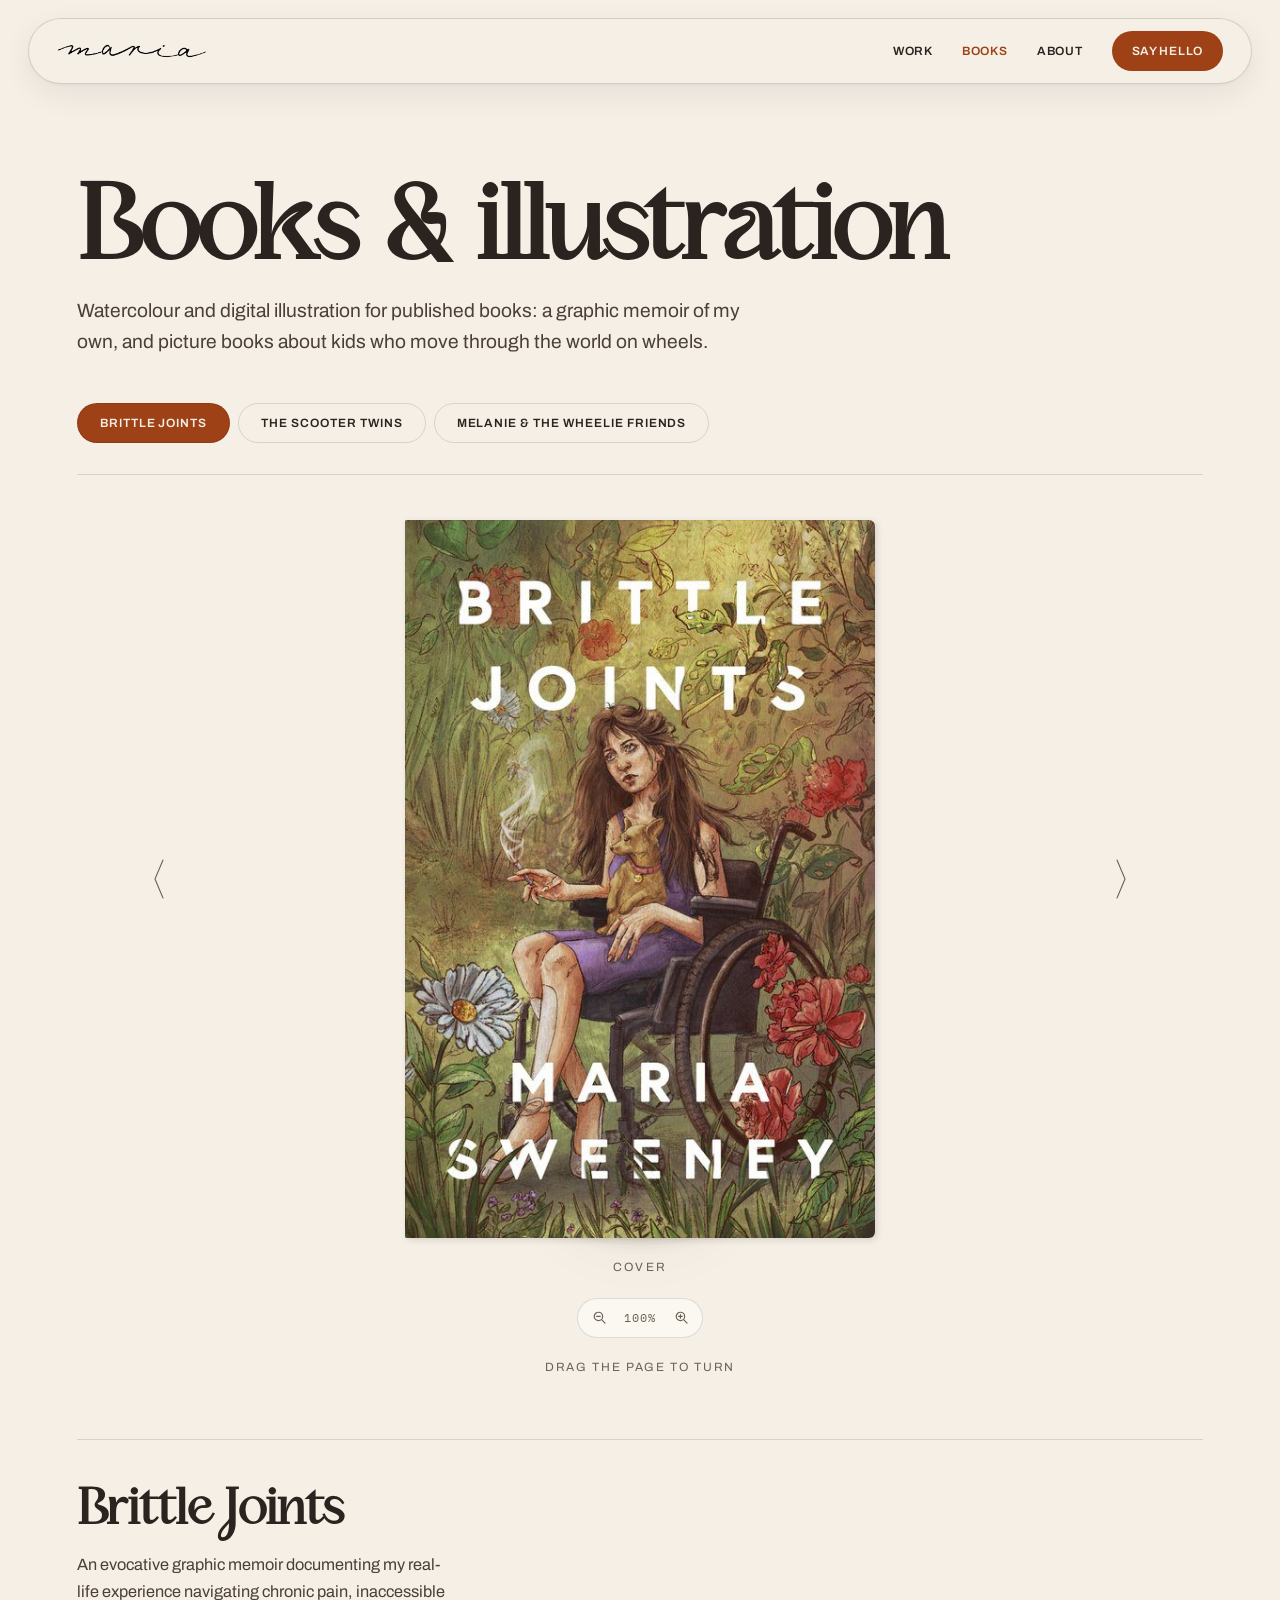
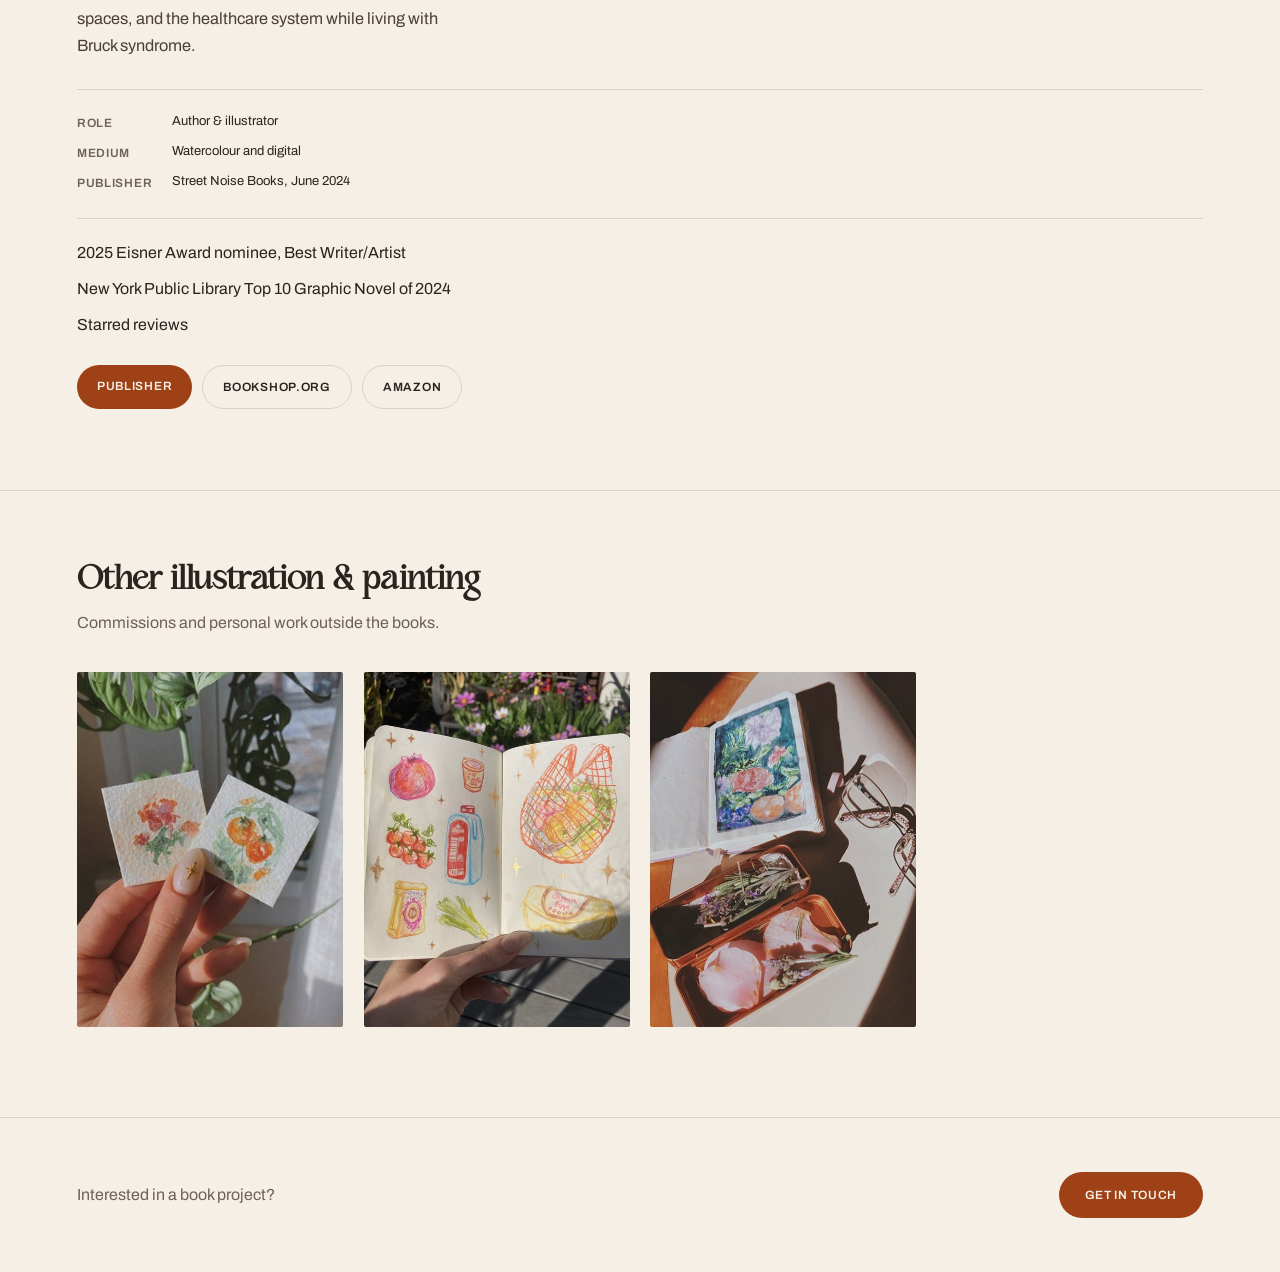
<file: books.html>
<!DOCTYPE html>
<html lang="en">
<head>
  <meta charset="utf-8">
  <meta name="viewport" content="width=device-width, initial-scale=1">
  <title>Books &amp; illustration · Maria Sweeney</title>
  <meta name="description" content="Watercolour and digital illustration for published books: the graphic memoir Brittle Joints and the Scooter Twins picture books.">
  <link rel="icon" href="data:image/svg+xml,%3Csvg xmlns='http://www.w3.org/2000/svg' viewBox='0 0 200 200'%3E%3Crect width='200' height='200' rx='40' fill='%23F5EFE6'/%3E%3Ctext x='100' y='136' font-family='serif' font-size='120' fill='%23C1521E' text-anchor='middle'%3EM%3C/text%3E%3C/svg%3E">
  <link rel="preconnect" href="https://fonts.googleapis.com">
  <link rel="preconnect" href="https://fonts.gstatic.com" crossorigin>
  <link rel="stylesheet" href="https://fonts.googleapis.com/css2?family=Archivo:ital,wght@0,400..700;1,400..700&family=IBM+Plex+Mono:wght@400;500;600&display=swap">
  <link rel="stylesheet" href="css/tokens.css">
  <link rel="stylesheet" href="css/base.css">
  <link rel="stylesheet" href="css/books.css">
  <script src="js/books.js" defer></script>
</head>
<body>
<div id="bk">
  <a class="skip-link" href="#bk-main">Skip to content</a>

  <header class="bk-header">
    <a class="bk-home" href="index.html#pf-hero" aria-label="Maria, home"><img class="bk-mark" src="assets/img/maria-script.png" alt="Maria" width="150" height="15"></a>
    <nav class="bk-links" aria-label="Primary">
      <a href="index.html#pf-work">Work</a>
      <a href="#bk-top" aria-current="page">Books</a>
      <a href="index.html#pf-about">About</a>
      <a class="btn-accent btn-nav press" href="index.html#pf-contact">Say hello</a>
    </nav>
    <!-- Mobile menu: <details> opens and closes with no JavaScript at all -->
    <details class="bk-menu">
      <summary aria-label="Menu">
        <svg width="18" height="18" viewBox="0 0 24 24" fill="none" stroke="currentColor" stroke-width="2" stroke-linecap="round" aria-hidden="true">
          <path class="bar-top" d="M4 7h16"></path>
          <path class="bar-bot" d="M4 17h16"></path>
        </svg>
      </summary>
      <nav class="bk-menu-panel" aria-label="Mobile">
        <a href="index.html#pf-work">Work</a>
        <a href="#bk-top" aria-current="page">Books</a>
        <a href="index.html#pf-about">About</a>
        <a class="menu-cta press" href="index.html#pf-contact">Say hello</a>
      </nav>
    </details>
  </header>

  <main id="bk-main" tabindex="-1">
    <section id="bk-top" class="bk-intro">
      <h1>Books &amp; illustration</h1>
      <p>Watercolour and digital illustration for published books: a graphic memoir of my own, and picture books about kids who move through the world on wheels.</p>
    </section>

    <section class="bk-band">
      <div class="bk-tabs" role="tablist" aria-label="Books">
        <button type="button" role="tab" class="bk-tab press" id="bk-tab-0" aria-controls="bk-panel-0" aria-selected="true" tabindex="0">Brittle Joints</button>
        <button type="button" role="tab" class="bk-tab press" id="bk-tab-1" aria-controls="bk-panel-1" aria-selected="false" tabindex="-1">The Scooter Twins</button>
        <button type="button" role="tab" class="bk-tab press" id="bk-tab-2" aria-controls="bk-panel-2" aria-selected="false" tabindex="-1">Melanie &amp; the Wheelie Friends</button>
      </div>
    </section>

    <!-- ============ Brittle Joints: the flipbook ============ -->
    <section class="bk-panel" role="tabpanel" id="bk-panel-0" aria-labelledby="bk-tab-0">
      <div class="flip">
        <div class="sb-stage" data-stage>
          <button type="button" class="sb-arrow" data-arrow="prev" aria-label="Previous page">
            <svg viewBox="0 0 14 44" width="14" height="44" fill="none" aria-hidden="true"><polyline points="11,3 3,22 11,41" stroke="currentColor" stroke-width="1.1" stroke-linecap="round" stroke-linejoin="round"></polyline></svg>
          </button>
          <div class="sb-3d" data-3d>
            <div class="sb-tilt">
              <div class="sb-book" data-book></div>
              <div class="sb-cast ambient" aria-hidden="true"></div>
              <div class="sb-cast contact" aria-hidden="true"></div>
              <div class="sb-cast hair" aria-hidden="true"></div>
            </div>
          </div>
          <button type="button" class="sb-arrow" data-arrow="next" aria-label="Next page">
            <svg viewBox="0 0 14 44" width="14" height="44" fill="none" aria-hidden="true"><polyline points="3,3 11,22 3,41" stroke="currentColor" stroke-width="1.1" stroke-linecap="round" stroke-linejoin="round"></polyline></svg>
          </button>
        </div>

        <div class="sb-captions" data-captions></div>
        <span class="sr-only" data-live role="status"></span>

        <div class="view-controls" role="group" aria-label="View controls">
          <button type="button" data-tool="out" aria-label="Zoom out">
            <svg viewBox="0 0 20 20" width="15" height="15" fill="none" stroke="currentColor" stroke-width="1.6" stroke-linecap="round" aria-hidden="true"><circle cx="8.6" cy="8.6" r="5.6"></circle><path d="M12.8 12.8 17.4 17.4M6.2 8.6h4.8"></path></svg>
          </button>
          <span data-zread aria-live="polite">100%</span>
          <button type="button" data-tool="in" aria-label="Zoom in">
            <svg viewBox="0 0 20 20" width="15" height="15" fill="none" stroke="currentColor" stroke-width="1.6" stroke-linecap="round" aria-hidden="true"><circle cx="8.6" cy="8.6" r="5.6"></circle><path d="M12.8 12.8 17.4 17.4M6.2 8.6h4.8M8.6 6.2v4.8"></path></svg>
          </button>
        </div>

        <p class="flip-hint" data-hint>Drag the page to turn</p>
      </div>

      <div class="bk-facts-wrap">
        <div class="bk-facts">
          <h2>Brittle Joints</h2>
          <p class="bk-desc">An evocative graphic memoir documenting my real-life experience navigating chronic pain, inaccessible spaces, and the healthcare system while living with Bruck syndrome.</p>
          <dl>
            <dt>Role</dt><dd>Author &amp; illustrator</dd>
            <dt>Medium</dt><dd>Watercolour and digital</dd>
            <dt>Publisher</dt><dd>Street Noise Books, June 2024</dd>
          </dl>
          <ul class="bk-awards">
            <li>2025 Eisner Award nominee, Best Writer/Artist</li>
            <li>New York Public Library Top 10 Graphic Novel of 2024</li>
            <li>Starred reviews</li>
          </ul>
          <div class="bk-buy">
            <a class="btn-accent press" href="https://www.streetnoisebooks.com/brittle-joints" target="_blank" rel="noopener" aria-label="Brittle Joints at the publisher (opens in new tab)">Publisher</a>
            <a class="btn-line press" href="https://bookshop.org/p/books/brittle-joints/19682523?ean=9781951491260" target="_blank" rel="noopener" aria-label="Brittle Joints on Bookshop.org (opens in new tab)">Bookshop.org</a>
            <a class="btn-line press" href="https://www.amazon.com/Brittle-Joints-Maria-Sweeney/dp/1951491262" target="_blank" rel="noopener" aria-label="Brittle Joints on Amazon (opens in new tab)">Amazon</a>
          </div>
        </div>
      </div>
    </section>

    <!-- ============ The Scooter Twins ============ -->
    <section class="bk-panel" role="tabpanel" id="bk-panel-1" aria-labelledby="bk-tab-1" hidden>
      <div class="bk-grid">
        <div>
          <img class="bk-feature" loading="lazy" decoding="async" src="assets/img/books/scooter-twins-spread.jpg" width="2000" height="1762" alt="The Scooter Twins interior spread: a construction crew works outside a bakery while a girl watches from a balcony">
          <p class="bk-label">Interior spread · watercolour and digital</p>
          <div class="bk-thumbs">
            <img loading="lazy" decoding="async" src="assets/img/books/scooter-twins-cover.jpg" alt="The Scooter Twins cover: two kids face to face, with two mobility scooters in the field behind them">
          </div>
        </div>
        <div class="bk-facts bk-facts--sticky">
          <h2>The Scooter Twins</h2>
          <p class="bk-series">The Scooter Twins series · Book one</p>
          <p class="bk-desc">Written by disability advocate and mobility scooter user Dorothy Ellen Palmer, and illustrated by Maria Sweeney, The Scooter Twins is a story that shares the joys and challenges of disabled childhood, and offers many kids who get new wheels the opportunity to find themselves in the pages of a book.</p>
          <dl>
            <dt>Role</dt><dd>Illustrator · words by Dorothy Ellen Palmer</dd>
            <dt>Medium</dt><dd>Watercolour and digital</dd>
            <dt>Publisher</dt><dd>Groundwood Books, 2023</dd>
          </dl>
          <ul class="bk-awards"><li>Hamilton Literary Awards, 2025</li></ul>
          <div class="bk-buy">
            <a class="btn-accent press" href="https://houseofanansi.com/products/the-scooter-twins" target="_blank" rel="noopener" aria-label="The Scooter Twins at the publisher (opens in new tab)">Publisher</a>
            <a class="btn-line press" href="https://bookshop.org/p/books/the-scooter-twins-dorothy-ellen-palmer/3438ce8eff1d4a6e?ean=9781773066295&amp;affiliate=126994" target="_blank" rel="noopener" aria-label="The Scooter Twins on Bookshop.org (opens in new tab)">Bookshop.org</a>
            <a class="btn-line press" href="https://www.amazon.com/Scooter-Twins-Dorothy-Ellen-Palmer/dp/1773066293" target="_blank" rel="noopener" aria-label="The Scooter Twins on Amazon (opens in new tab)">Amazon</a>
          </div>
        </div>
      </div>
    </section>

    <!-- ============ Melanie and the Wheelie Friends ============ -->
    <section class="bk-panel" role="tabpanel" id="bk-panel-2" aria-labelledby="bk-tab-2" hidden>
      <div class="bk-grid">
        <div class="bk-cover-col">
          <img class="bk-feature bk-feature--cover" loading="lazy" decoding="async" src="assets/img/books/wheelie-friends-cover.jpg" width="1024" height="924" alt="Melanie and the Wheelie Friends Save the Day, cover: five kids on mobility scooters">
          <span class="bk-badge">Forthcoming 2026</span>
          <p class="bk-label">Cover · watercolour and digital</p>
        </div>
        <div class="bk-facts">
          <h2>Melanie and the Wheelie Friends Save the Day</h2>
          <p class="bk-series">The Scooter Twins series · Book two</p>
          <p class="bk-desc">The second book in the series, out in 2026. A first look at the interior spreads.</p>
          <dl>
            <dt>Role</dt><dd>Illustrator · words by Dorothy Ellen Palmer</dd>
            <dt>Medium</dt><dd>Watercolour and digital</dd>
            <dt>Publisher</dt><dd>Groundwood Books, 2026</dd>
          </dl>
          <div class="bk-buy">
            <a class="btn-accent press" href="https://bookshop.org/p/books/melanie-and-the-wheelie-friends-save-the-day-dorothy-ellen-palmer/752ba6d6d29be8a1?ean=9781779460578&amp;affiliate=126994" target="_blank" rel="noopener" aria-label="Melanie and the Wheelie Friends on Bookshop.org (opens in new tab)">Bookshop.org</a>
            <a class="btn-line press" href="https://www.amazon.com/s?k=9781779460578" target="_blank" rel="noopener" aria-label="Melanie and the Wheelie Friends on Amazon (opens in new tab)">Amazon</a>
            <a class="btn-line press" href="https://www.amazon.com/dp/B0GKB4HXGK" target="_blank" rel="noopener" aria-label="Melanie and the Wheelie Friends on Kindle (opens in new tab)">Kindle</a>
          </div>
        </div>
      </div>
    </section>

    <section class="bk-other">
      <h2>Other illustration &amp; painting</h2>
      <p>Commissions and personal work outside the books.</p>
      <div class="bk-gallery">
        <figure><img loading="lazy" decoding="async" src="assets/img/books/painted-cards.jpg" alt="Two small painted cards of flowers and fruit, held up against houseplants"></figure>
        <figure><img loading="lazy" decoding="async" src="assets/img/polaroids/watercolour.jpg" alt="An open sketchbook of watercolour studies: fruit, a jar and a basket of flowers"></figure>
        <figure><img loading="lazy" decoding="async" src="assets/img/polaroids/desk.jpg" alt="A botanical painting on the desk beside glasses and a tin of pressed flowers"></figure>
      </div>
    </section>
  </main>

  <footer class="bk-footer">
    <p>Interested in a book project?</p>
    <a class="btn-accent btn-big press" href="index.html#pf-contact">Get in touch</a>
  </footer>
</div>
</body>
</html>
</file>
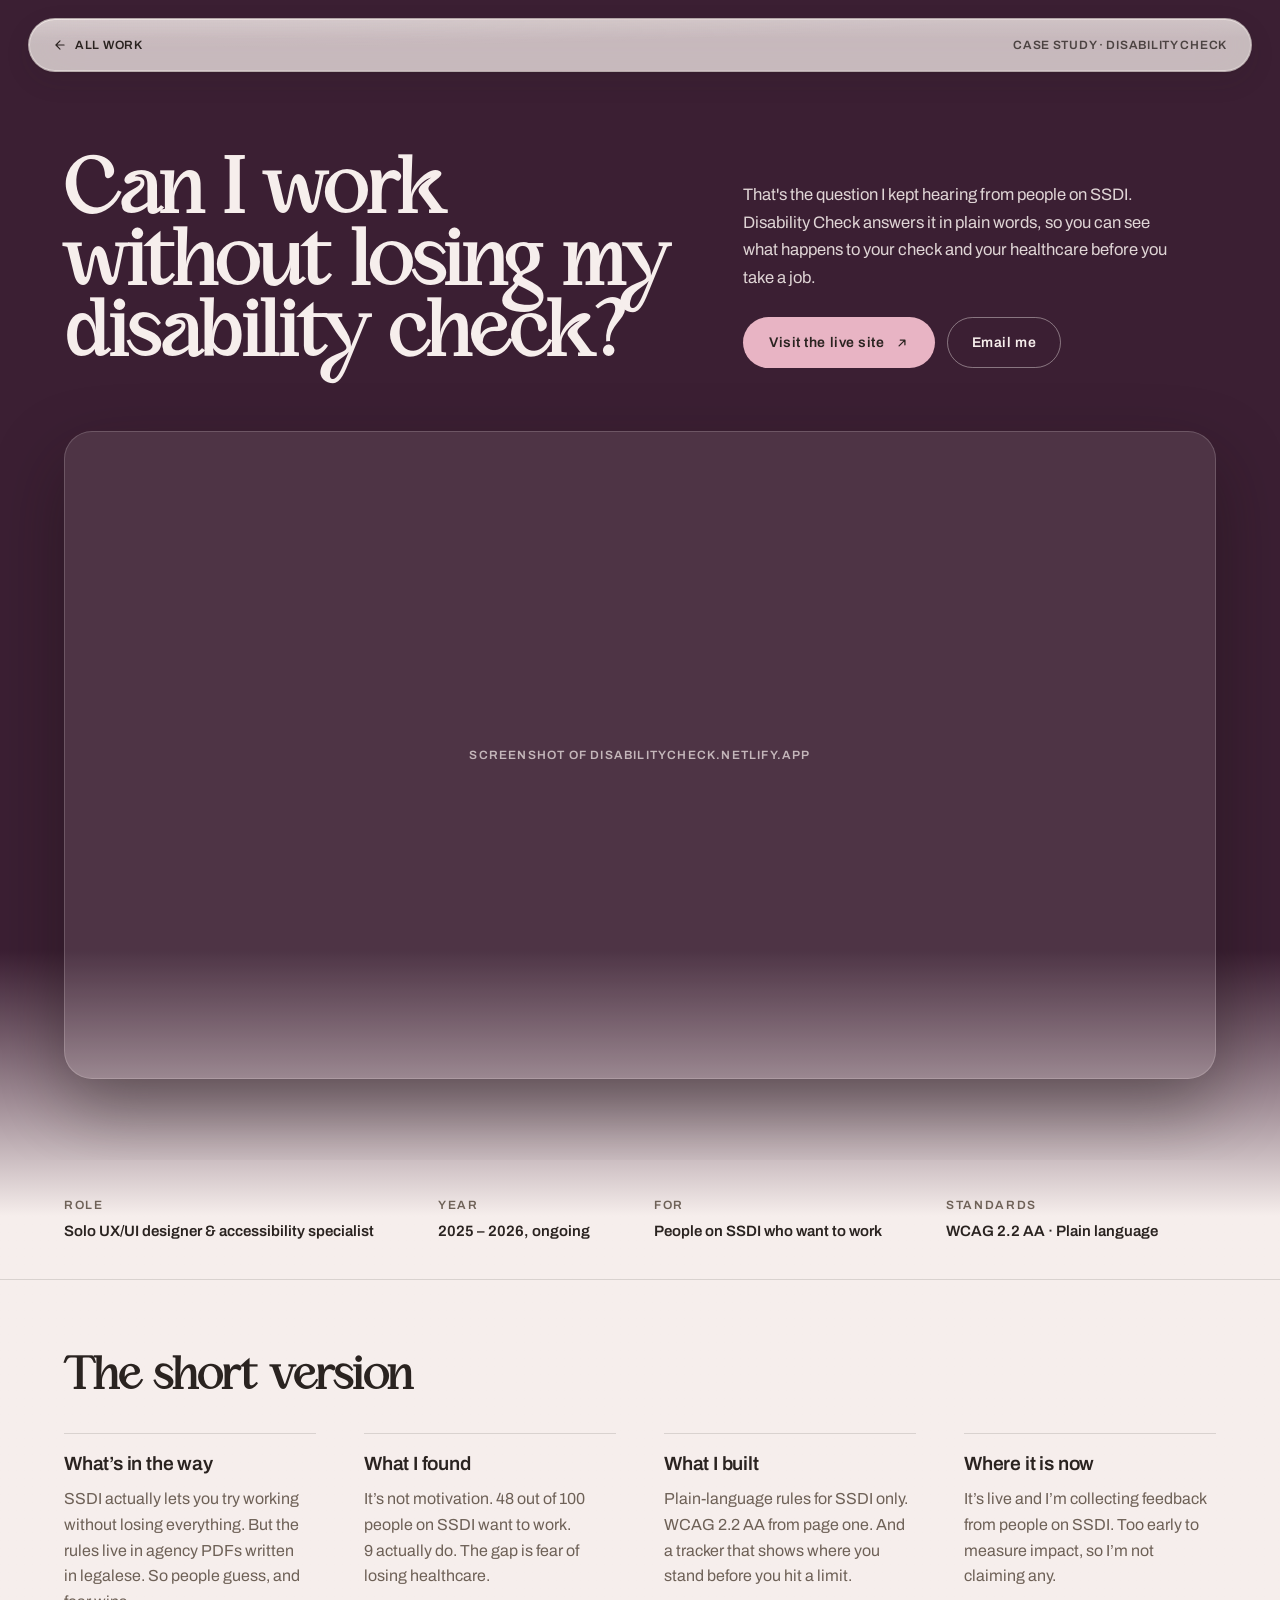
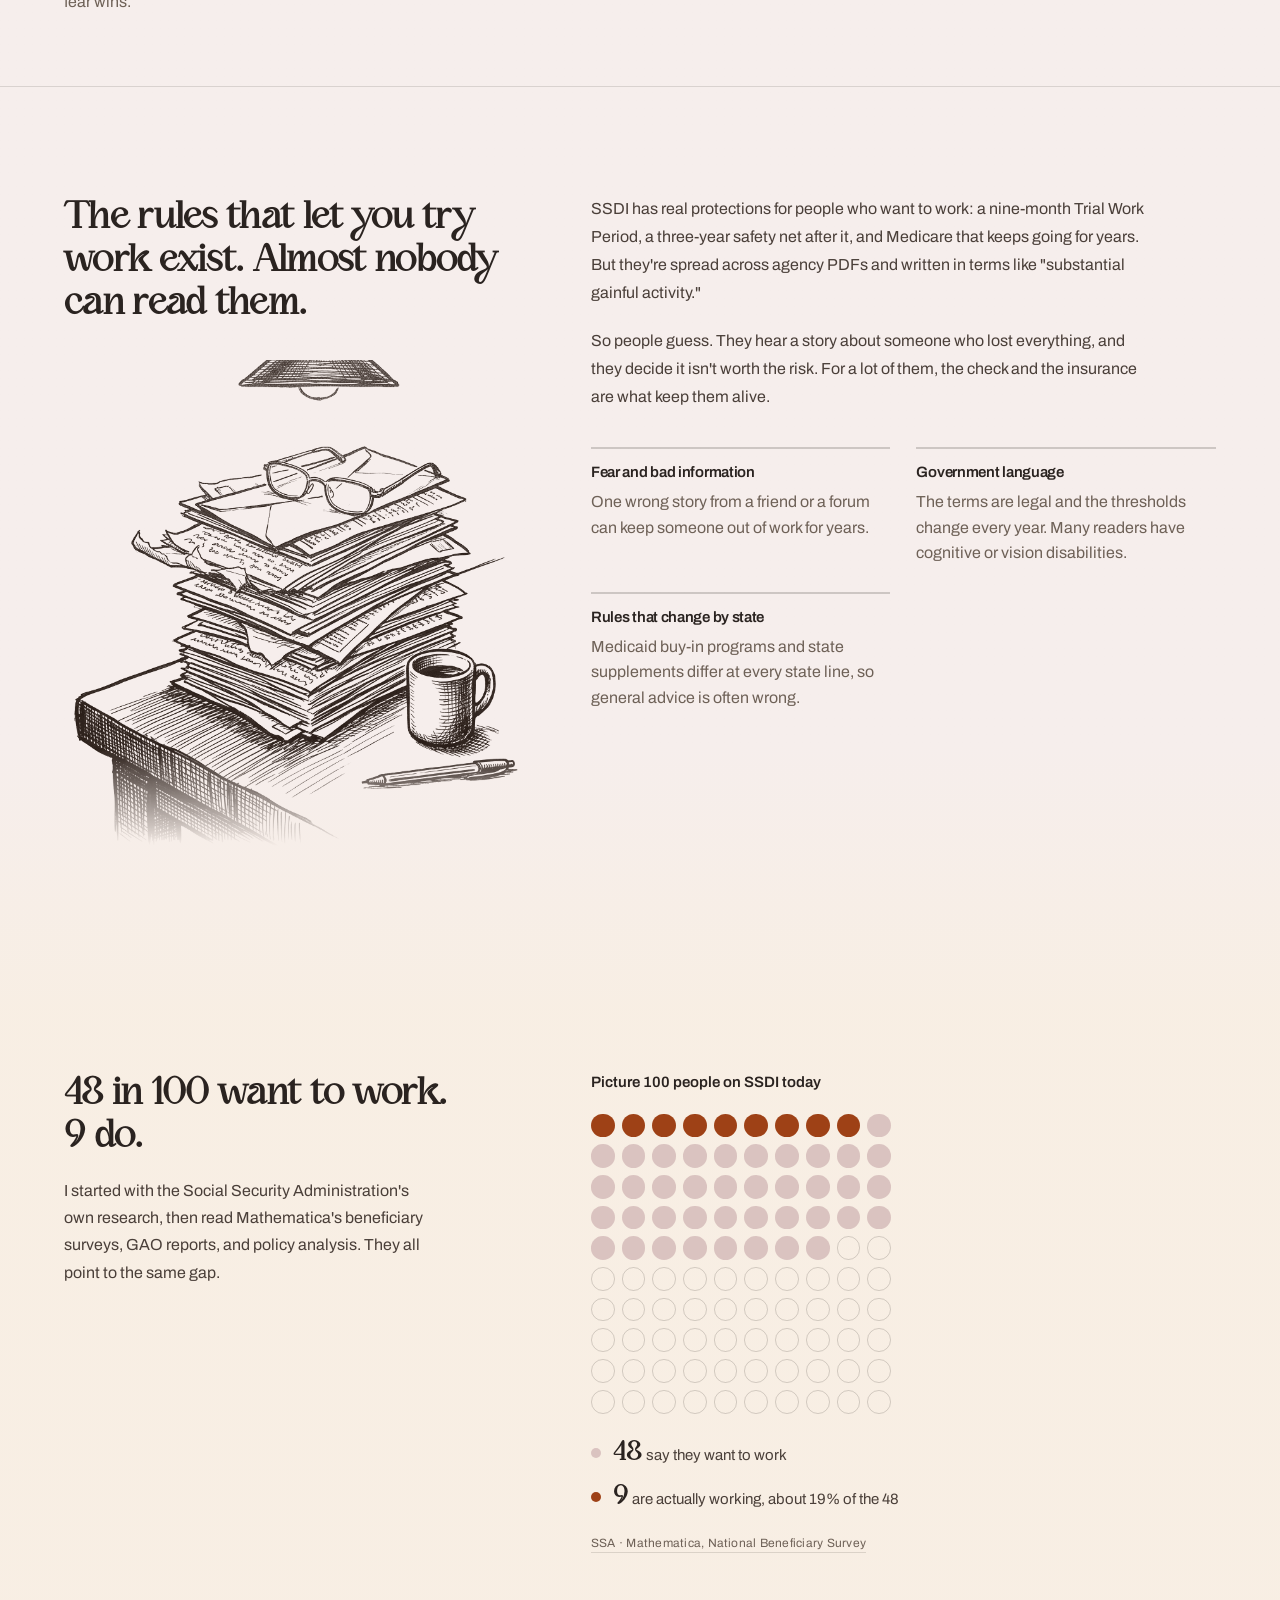
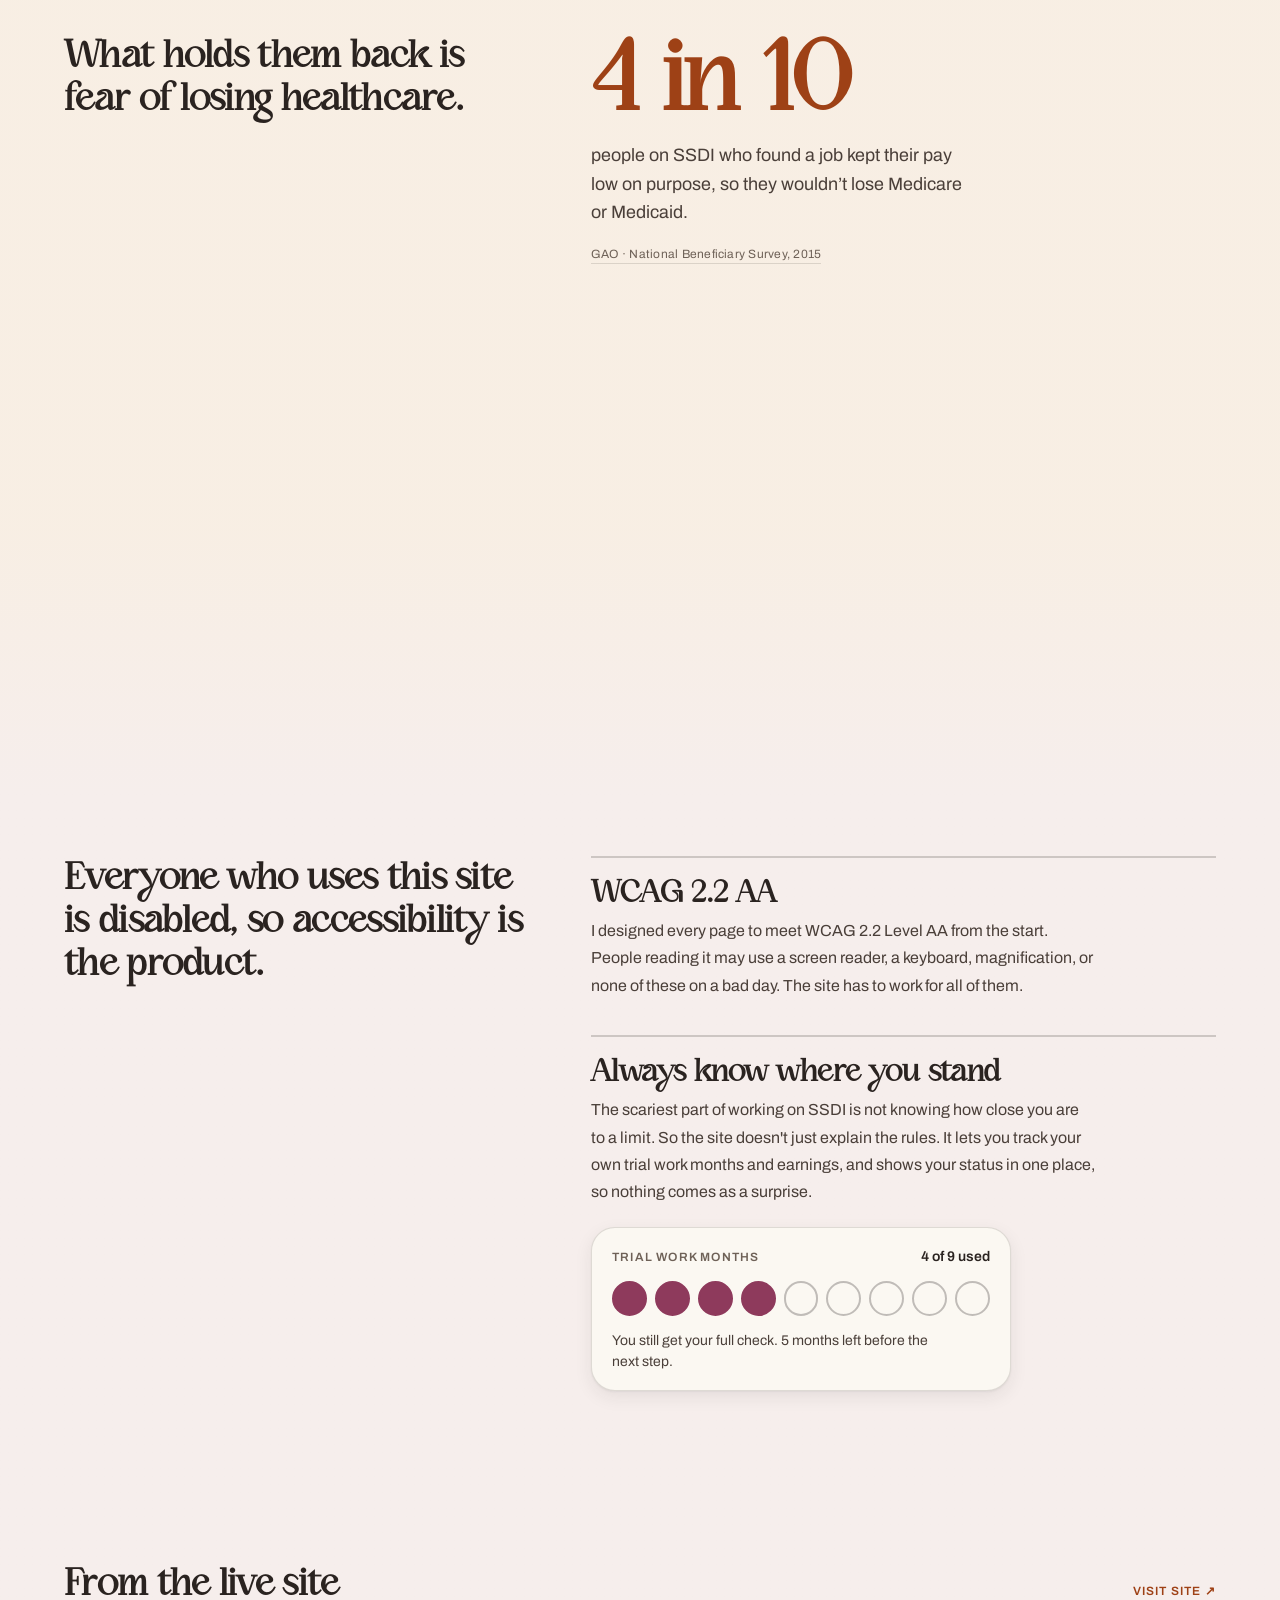
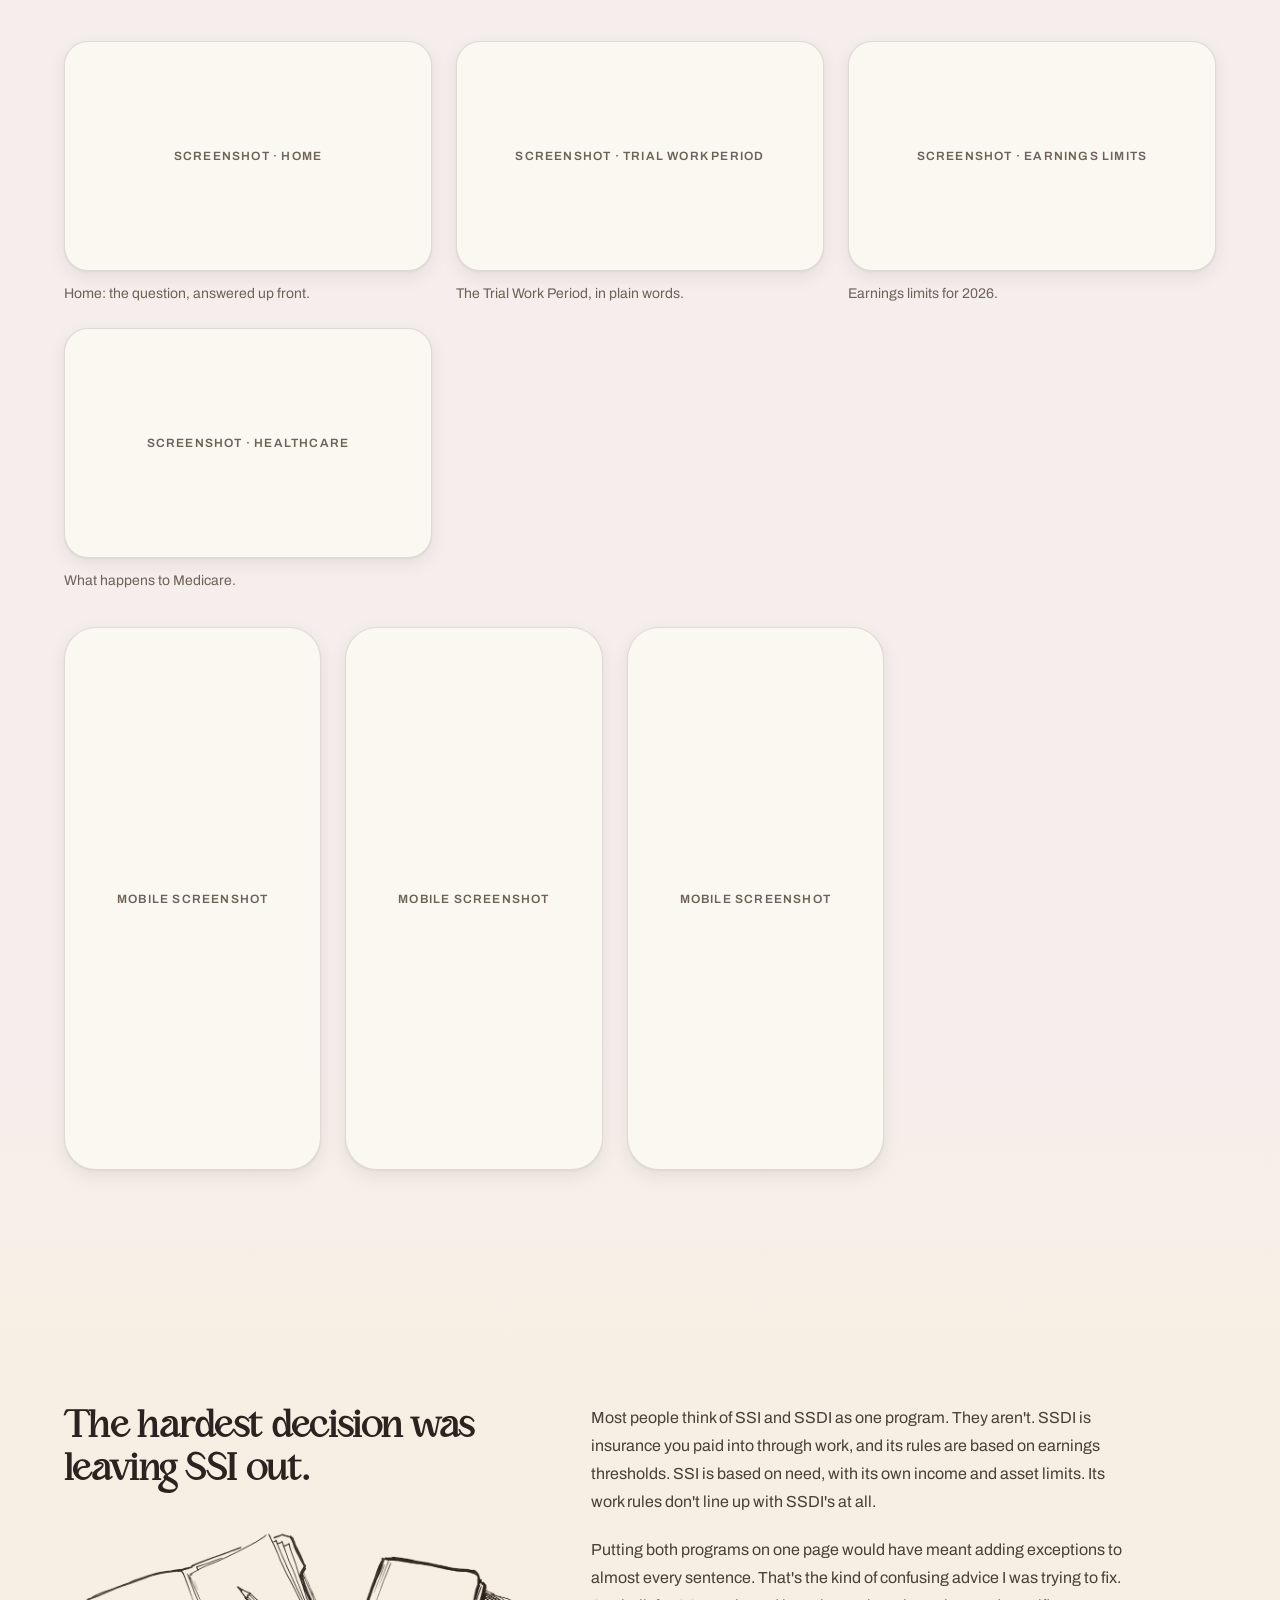
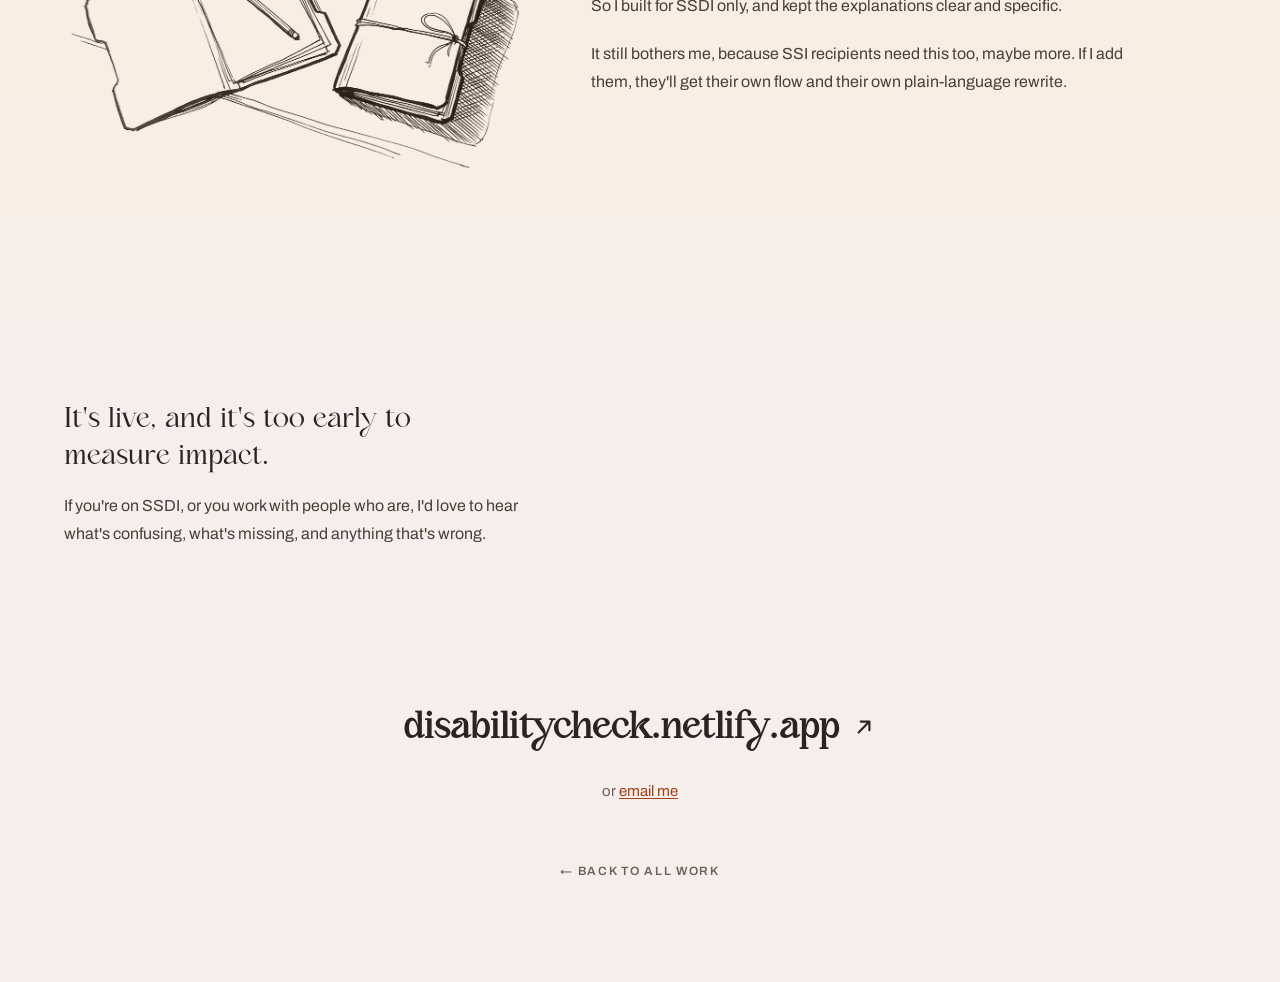
<file: disability-check.html>
<!DOCTYPE html>
<html lang="en" class="cs--dc">
<head>
  <meta charset="utf-8">
  <meta name="viewport" content="width=device-width, initial-scale=1">
  <title>Disability Check case study · Maria Sweeney</title>
  <meta name="description" content="Disability Check explains, in plain words, what happens to an SSDI check and healthcare when someone starts working. A case study by Maria Sweeney.">
  <link rel="icon" href="data:image/svg+xml,%3Csvg xmlns='http://www.w3.org/2000/svg' viewBox='0 0 200 200'%3E%3Crect width='200' height='200' rx='40' fill='%23F5EFE6'/%3E%3Ctext x='100' y='136' font-family='serif' font-size='120' fill='%23C1521E' text-anchor='middle'%3EM%3C/text%3E%3C/svg%3E">
  <script>document.documentElement.classList.add('js');</script>
  <link rel="preconnect" href="https://fonts.googleapis.com">
  <link rel="preconnect" href="https://fonts.gstatic.com" crossorigin>
  <link rel="stylesheet" href="https://fonts.googleapis.com/css2?family=Archivo:ital,wght@0,400..700;1,400..700&display=swap">
  <link rel="stylesheet" href="css/tokens.css">
  <link rel="stylesheet" href="css/base.css">
  <link rel="stylesheet" href="css/case-study.css">
  <script src="js/case-study.js" defer></script>
</head>
<body>
<div id="cs">
  <a class="skip-link" href="#cs-main">Skip to content</a>
  <div id="cs-bg" aria-hidden="true"></div>

  <header class="cs-header">
    <a class="cs-header-link" href="index.html#pf-work">
      <svg aria-hidden="true" width="14" height="14" viewBox="0 0 24 24" fill="none" stroke="currentColor" stroke-width="2" stroke-linecap="round" stroke-linejoin="round"><path d="M19 12H5M12 19l-7-7 7-7"></path></svg>
      All work
    </a>
    <span class="cs-header-label">Case study · Disability Check</span>
  </header>

  <main id="cs-main" tabindex="-1">

    <section id="cs-overview" class="dc-hero cs-pad" data-zone="dark">
      <div class="cs-wrap">
        <div class="cs-2col dc-hero-top">
          <h1 class="cs-h1" data-reveal>Can I work without losing my disability check?</h1>
          <div class="dc-hero-side" data-reveal>
            <p class="cs-on-dark">That's the question I kept hearing from people on SSDI. Disability Check answers it in plain words, so you can see what happens to your check and your healthcare before you take a job.</p>
            <div class="dc-actions">
              <a class="cs-btn dc-btn-fill" href="https://disabilitycheck.netlify.app/" target="_blank" rel="noopener">Visit the live site<svg aria-hidden="true" width="14" height="14" viewBox="0 0 24 24" fill="none" stroke="currentColor" stroke-width="2.2" stroke-linecap="round" stroke-linejoin="round"><path d="M7 17L17 7M9 7h8v8"></path></svg><span class="sr-only"> (opens in new tab)</span></a>
              <a class="cs-btn dc-btn-ghost" href="mailto:mariasweeneyart@gmail.com?subject=Disability%20Check">Email me</a>
            </div>
          </div>
        </div>
        <!-- Screenshot slot: drop a capture at assets/img/dc/hero.png and add an <img> here -->
        <div class="dc-shot dc-hero-shot" data-reveal>
          <span class="dc-shot-empty">Screenshot of disabilitycheck.netlify.app</span>
        </div>
      </div>
    </section>

    <section class="cs-meta cs-pad" data-zone="light">
      <dl class="cs-wrap" data-reveal>
        <div><dt>Role</dt><dd>Solo UX/UI designer &amp; accessibility specialist</dd></div>
        <div><dt>Year</dt><dd>2025 – 2026, ongoing</dd></div>
        <div><dt>For</dt><dd>People on SSDI who want to work</dd></div>
        <div><dt>Standards</dt><dd>WCAG 2.2 AA · Plain language</dd></div>
      </dl>
    </section>

    <section id="cs-glance" class="cs-glance cs-pad" data-zone="light">
      <div class="cs-wrap" data-reveal>
        <h2>The short version</h2>
        <div class="cs-glance-grid">
          <div><h3>What’s in the way</h3><p>SSDI actually lets you try working without losing everything. But the rules live in agency PDFs written in legalese. So people guess, and fear wins.</p></div>
          <div><h3>What I found</h3><p>It’s not motivation. 48 out of 100 people on SSDI want to work. 9 actually do. The gap is fear of losing healthcare.</p></div>
          <div><h3>What I built</h3><p>Plain-language rules for SSDI only. WCAG 2.2 AA from page one. And a tracker that shows where you stand before you hit a limit.</p></div>
          <div><h3>Where it is now</h3><p>It’s live and I’m collecting feedback from people on SSDI. Too early to measure impact, so I’m not claiming any.</p></div>
        </div>
      </div>
    </section>

    <section id="cs-problem" class="dc-problem cs-pad" data-zone="light">
      <div class="cs-wrap">
        <div class="cs-2col" data-reveal>
          <div>
            <h2 class="cs-h2 cs-h2--soft">The rules that let you try work exist. Almost nobody can read them.</h2>
            <figure class="dc-illo dc-illo--fade-bottom" data-reveal>
              <img src="assets/img/dc/paper-stack.png" width="732" height="768" loading="lazy" decoding="async" alt="A tall stack of opened envelopes and government forms on a kitchen table, with reading glasses on top, a mug and a pen beside it, lit by a lamp above.">
            </figure>
          </div>
          <div>
            <p class="cs-p cs-p--lead">SSDI has real protections for people who want to work: a nine-month Trial Work Period, a three-year safety net after it, and Medicare that keeps going for years. But they're spread across agency PDFs and written in terms like "substantial gainful activity."</p>
            <p class="cs-p cs-p--lead" style="margin-bottom:36px;">So people guess. They hear a story about someone who lost everything, and they decide it isn't worth the risk. For a lot of them, the check and the insurance are what keep them alive.</p>
            <div class="dc-pains">
              <div><h3>Fear and bad information</h3><p>One wrong story from a friend or a forum can keep someone out of work for years.</p></div>
              <div><h3>Government language</h3><p>The terms are legal and the thresholds change every year. Many readers have cognitive or vision disabilities.</p></div>
              <div><h3>Rules that change by state</h3><p>Medicaid buy-in programs and state supplements differ at every state line, so general advice is often wrong.</p></div>
            </div>
          </div>
        </div>
      </div>
    </section>

    <section id="cs-research" class="dc-section dc-research cs-pad" data-zone="warm">
      <div class="cs-wrap">
        <div class="cs-2col" data-reveal>
          <div>
            <h2 class="cs-h2 cs-h2--soft" style="margin-bottom:20px;">48 in 100 want to work. 9 do.</h2>
            <p class="cs-p" style="max-width:40ch;">I started with the Social Security Administration's own research, then read Mathematica's beneficiary surveys, GAO reports, and policy analysis. They all point to the same gap.</p>
          </div>
          <figure class="dc-dots-fig">
            <figcaption>Picture 100 people on SSDI today</figcaption>
            <!-- 100 dots: case-study.js fills them in from these three numbers -->
            <div class="dc-dots" role="img" aria-label="100 dots: 48 filled for people who want to work, 9 of them highlighted for people who are working" data-working="9" data-wanting="48" data-total="100"></div>
            <div class="dc-key">
              <div><i class="dc-key-wanting" aria-hidden="true"></i><span><strong>48</strong>say they want to work</span></div>
              <div><i class="dc-key-working" aria-hidden="true"></i><span><strong>9</strong>are actually working, about 19% of the 48</span></div>
            </div>
            <a class="dc-source" href="https://www.ssa.gov/policy/docs/ssb/v71n3/v71n3p1.html" target="_blank" rel="noopener">SSA · Mathematica, National Beneficiary Survey<span class="sr-only"> (opens in new tab)</span></a>
          </figure>
        </div>

        <div class="cs-2col" data-reveal>
          <h2 class="cs-h2 cs-h2--soft">What holds them back is fear of losing healthcare.</h2>
          <div style="display:flex;flex-direction:column;gap:18px;">
            <p class="dc-big">4 in 10</p>
            <p class="cs-p" style="font-size:clamp(1.05rem,1.4vw,1.25rem);line-height:1.6;max-width:40ch;">people on SSDI who found a job kept their pay low on purpose, so they wouldn’t lose Medicare or Medicaid.</p>
            <a class="dc-source" href="https://www.gao.gov/products/gao-24-107614" target="_blank" rel="noopener">GAO · National Beneficiary Survey, 2015<span class="sr-only"> (opens in new tab)</span></a>
          </div>
        </div>

        <div data-reveal style="display:flex;flex-direction:column;gap:clamp(24px,3vh,32px);">
          <h2 class="cs-h2 cs-h2--soft" style="font-size:clamp(1.3rem,2.2vw,1.7rem);line-height:1.3;">The safety net is bigger than people think.</h2>
          <div class="dc-net">
            <div><div class="dc-net-num">9<span>months</span></div><p>You can earn any amount and keep your full check. The months don't have to be in a row.</p></div>
            <div><div class="dc-net-num">36<span>months</span></div><p>After the trial, your check comes back automatically in any month you earn under the limit.</p></div>
            <div><div class="dc-net-num">7.5<span>years</span></div><p>How long you can keep Medicare after your cash benefit stops.</p></div>
          </div>
          <div class="dc-sources">Sources: <a href="https://choosework.ssa.gov/library/fact-sheet-trial-work-period-twp" target="_blank" rel="noopener">SSA Ticket to Work, Trial Work Period 2026<span class="sr-only"> (opens in new tab)</span></a> · <a href="https://www.cbpp.org/research/social-security/social-security-disability-insurance-0" target="_blank" rel="noopener">CBPP<span class="sr-only"> (opens in new tab)</span></a></div>
        </div>
      </div>
    </section>

    <section id="cs-a11y" class="dc-section cs-pad" data-zone="light">
      <div class="cs-wrap">
        <div class="cs-2col" data-reveal>
          <h2 class="cs-h2 cs-h2--soft">Everyone who uses this site is disabled, so accessibility is the product.</h2>
          <div style="display:flex;flex-direction:column;gap:clamp(28px,4vh,40px);">
            <div class="dc-principle">
              <h3>WCAG 2.2 AA</h3>
              <p class="cs-p" style="max-width:56ch;">I designed every page to meet WCAG 2.2 Level AA from the start. People reading it may use a screen reader, a keyboard, magnification, or none of these on a bad day. The site has to work for all of them.</p>
            </div>
            <div class="dc-principle">
              <h3>Always know where you stand</h3>
              <p class="cs-p" style="max-width:56ch;">The scariest part of working on SSDI is not knowing how close you are to a limit. So the site doesn't just explain the rules. It lets you track your own trial work months and earnings, and shows your status in one place, so nothing comes as a surprise.</p>
              <div class="dc-tracker" aria-hidden="true">
                <div class="dc-tracker-head"><span>Trial work months</span><span>4 of 9 used</span></div>
                <div class="dc-months"><span class="is-used"></span><span class="is-used"></span><span class="is-used"></span><span class="is-used"></span><span></span><span></span><span></span><span></span><span></span></div>
                <p>You still get your full check. 5 months left before the next step.</p>
              </div>
            </div>
          </div>
        </div>
      </div>
    </section>

    <!-- Screenshots: each .dc-shot is a slot. To fill one, add
         <img src="assets/img/dc/home.png" alt="…"> inside it and delete the label. -->
    <section id="cs-screens" class="dc-screens cs-pad" data-zone="light">
      <div class="cs-wrap">
        <div class="dc-screens-head" data-reveal>
          <h2 class="cs-h2 cs-h2--soft">From the live site</h2>
          <a href="https://disabilitycheck.netlify.app/" target="_blank" rel="noopener">Visit site ↗<span class="sr-only"> (opens in new tab)</span></a>
        </div>
        <div class="dc-desktop" data-reveal>
          <figure><div class="dc-shot"><span class="dc-shot-empty">Screenshot · home</span></div><figcaption>Home: the question, answered up front.</figcaption></figure>
          <figure><div class="dc-shot"><span class="dc-shot-empty">Screenshot · Trial Work Period</span></div><figcaption>The Trial Work Period, in plain words.</figcaption></figure>
          <figure><div class="dc-shot"><span class="dc-shot-empty">Screenshot · earnings limits</span></div><figcaption>Earnings limits for 2026.</figcaption></figure>
          <figure><div class="dc-shot"><span class="dc-shot-empty">Screenshot · healthcare</span></div><figcaption>What happens to Medicare.</figcaption></figure>
        </div>
        <div class="dc-mobile" data-reveal>
          <div class="dc-shot"><span class="dc-shot-empty">Mobile screenshot</span></div>
          <div class="dc-shot"><span class="dc-shot-empty">Mobile screenshot</span></div>
          <div class="dc-shot"><span class="dc-shot-empty">Mobile screenshot</span></div>
        </div>
      </div>
    </section>

    <section id="cs-tradeoffs" class="dc-section cs-pad" data-zone="warm">
      <div class="cs-wrap">
        <div class="cs-2col" data-reveal>
          <div>
            <h2 class="cs-h2 cs-h2--soft">The hardest decision was leaving SSI out.</h2>
            <figure class="dc-illo" data-reveal>
              <img src="assets/img/dc/file-folders.png" width="988" height="531" loading="lazy" decoding="async" alt="Two paper folders on a table: one open with a pencil across its pages, and one closed and tied with string, set a little apart.">
            </figure>
          </div>
          <div>
            <p class="cs-p cs-p--lead" style="max-width:60ch;margin-bottom:20px;">Most people think of SSI and SSDI as one program. They aren't. SSDI is insurance you paid into through work, and its rules are based on earnings thresholds. SSI is based on need, with its own income and asset limits. Its work rules don't line up with SSDI's at all.</p>
            <p class="cs-p cs-p--lead" style="max-width:60ch;margin-bottom:20px;">Putting both programs on one page would have meant adding exceptions to almost every sentence. That's the kind of confusing advice I was trying to fix. So I built for SSDI only, and kept the explanations clear and specific.</p>
            <p class="cs-p cs-p--lead" style="max-width:60ch;">It still bothers me, because SSI recipients need this too, maybe more. If I add them, they'll get their own flow and their own plain-language rewrite.</p>
          </div>
        </div>
      </div>
    </section>

    <section id="cs-status" class="dc-status cs-pad" data-zone="light">
      <div class="cs-wrap cs-2col" data-reveal>
        <div>
          <p class="dc-status-q">It's live, and it's too early to measure impact.</p>
          <p class="cs-p" style="line-height:1.75;max-width:56ch;">If you're on SSDI, or you work with people who are, I'd love to hear what's confusing, what's missing, and anything that's wrong.</p>
        </div>
      </div>
    </section>
  </main>

  <footer class="dc-footer" data-zone="light">
    <a class="dc-footer-cta" href="https://disabilitycheck.netlify.app/" target="_blank" rel="noopener">disabilitycheck.netlify.app<svg aria-hidden="true" width="26" height="26" viewBox="0 0 24 24" fill="none" stroke="currentColor" stroke-width="2" stroke-linecap="round" stroke-linejoin="round"><path d="M7 17L17 7M9 7h8v8"></path></svg><span class="sr-only"> (opens in new tab)</span></a>
    <div class="dc-footer-or">or <a href="mailto:mariasweeneyart@gmail.com?subject=Disability%20Check">email me</a></div>
    <a class="dc-footer-back" href="index.html#pf-work">← Back to all work</a>
  </footer>
</div>
</body>
</html>
</file>
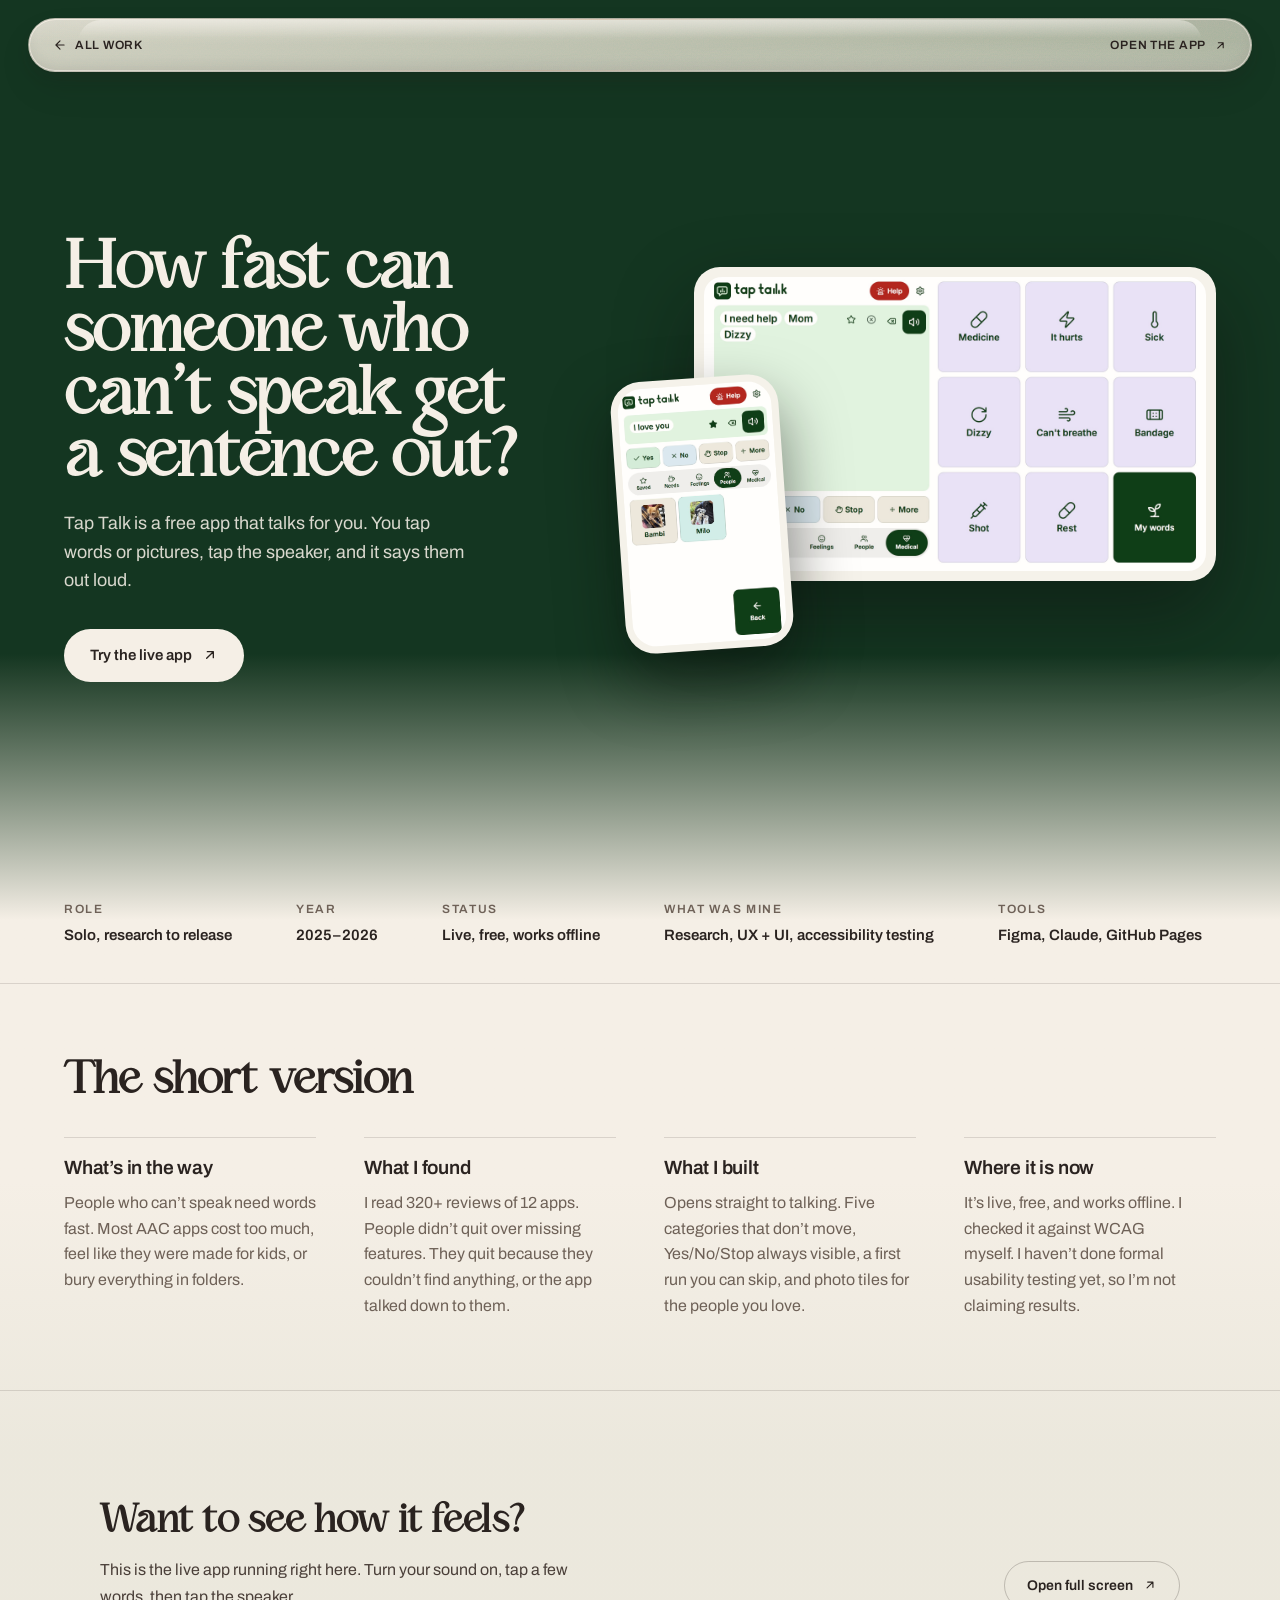
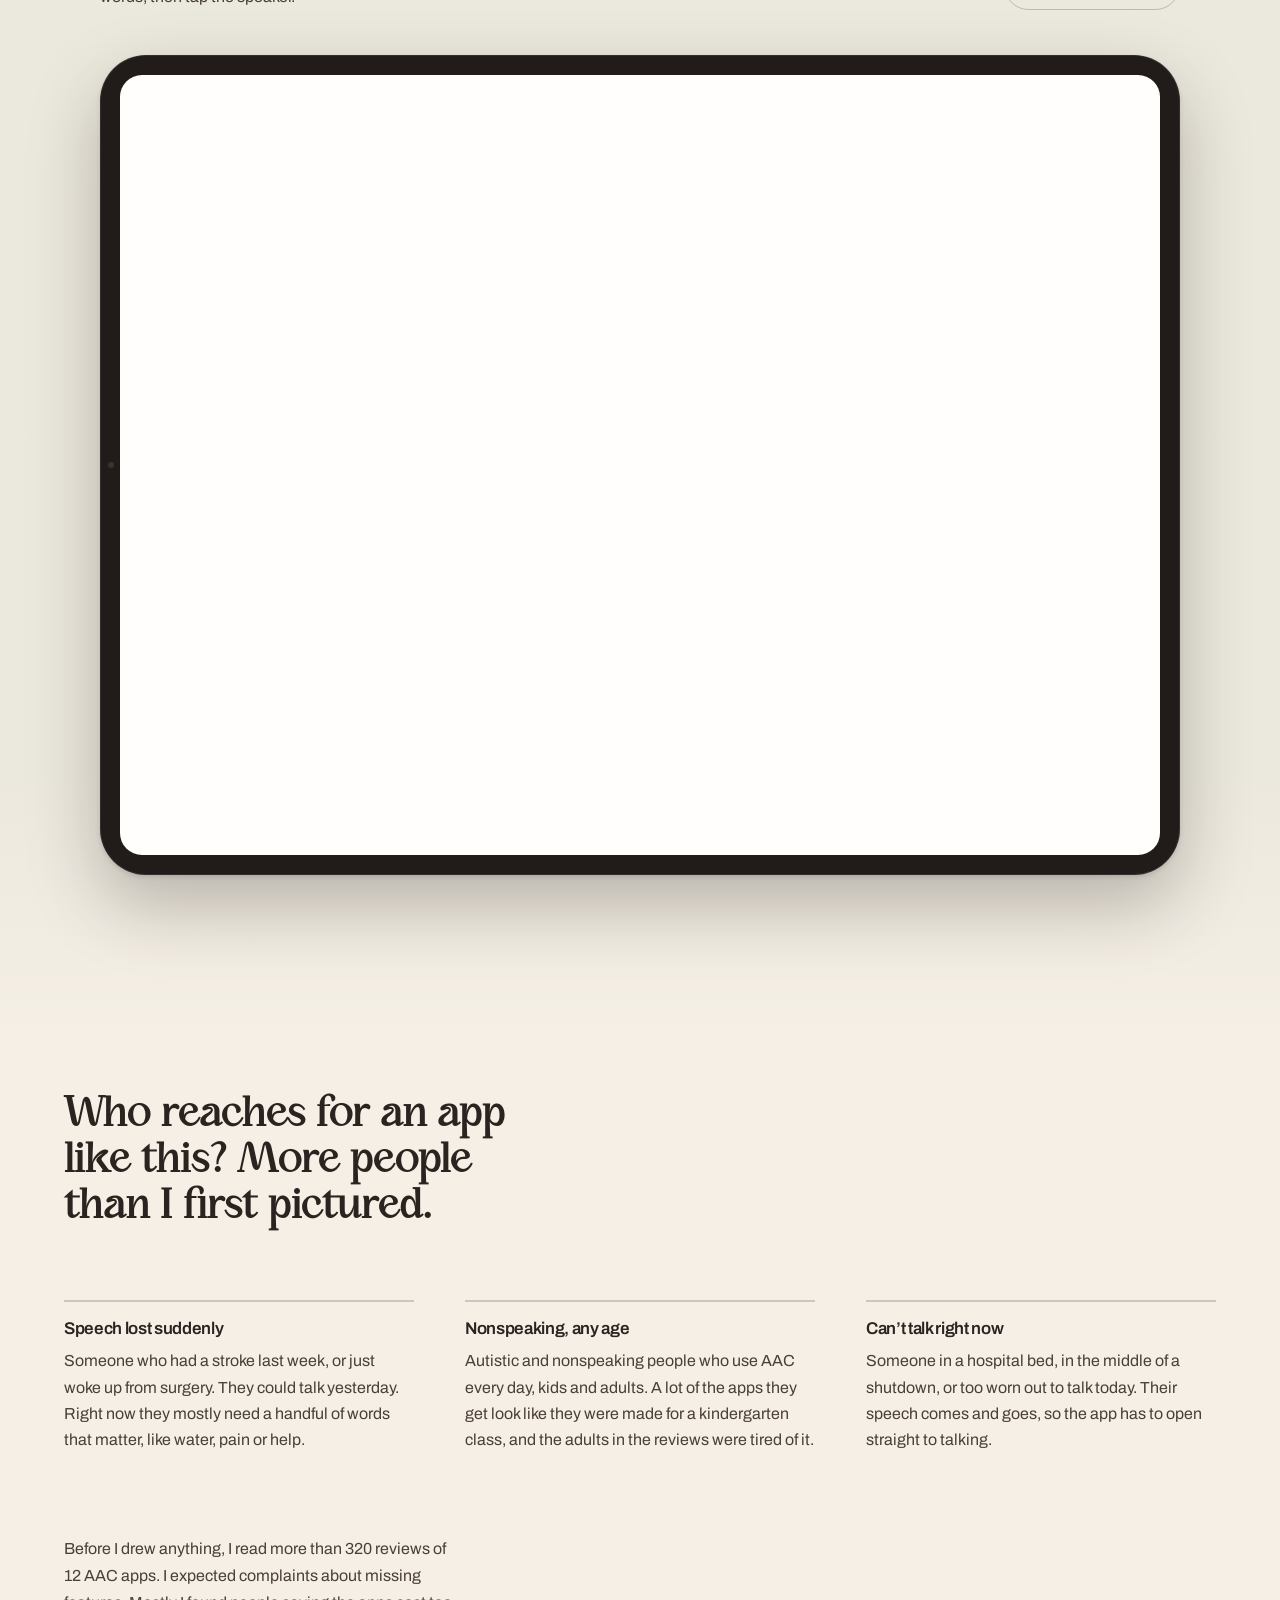
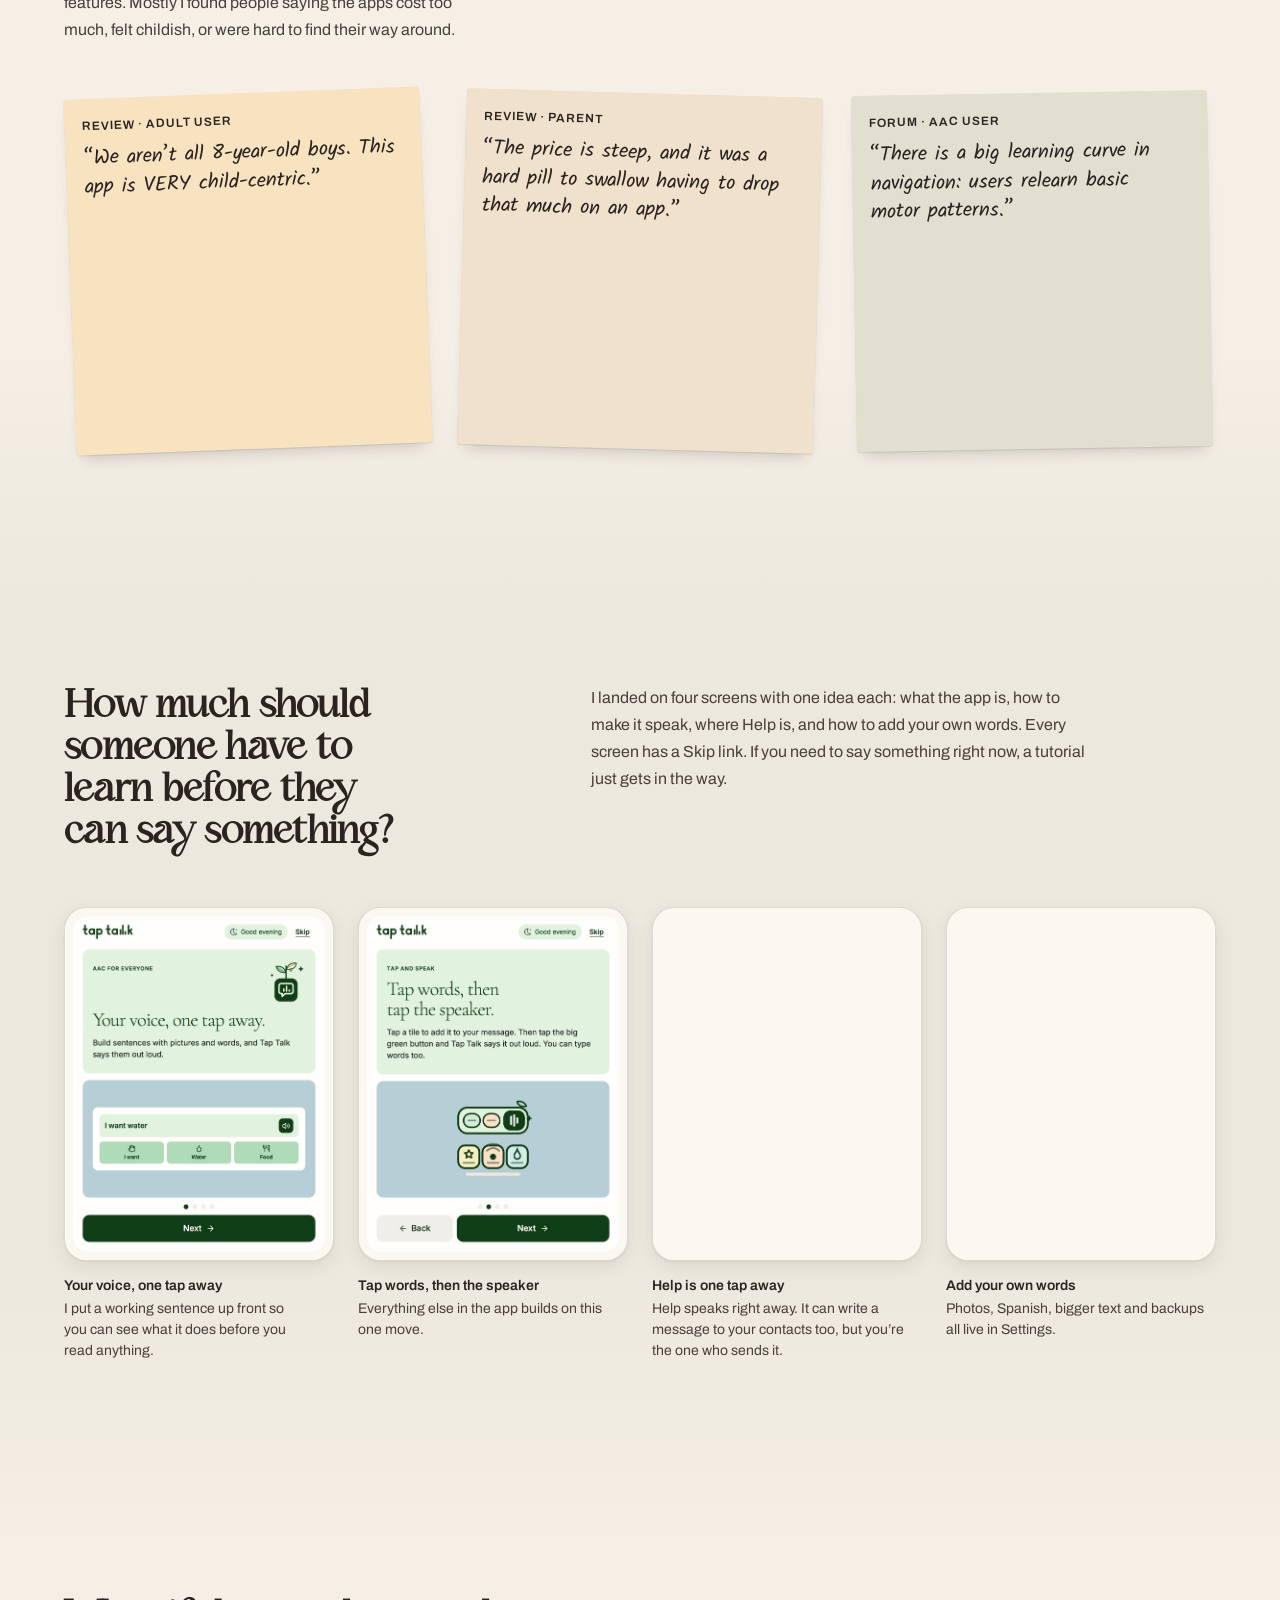
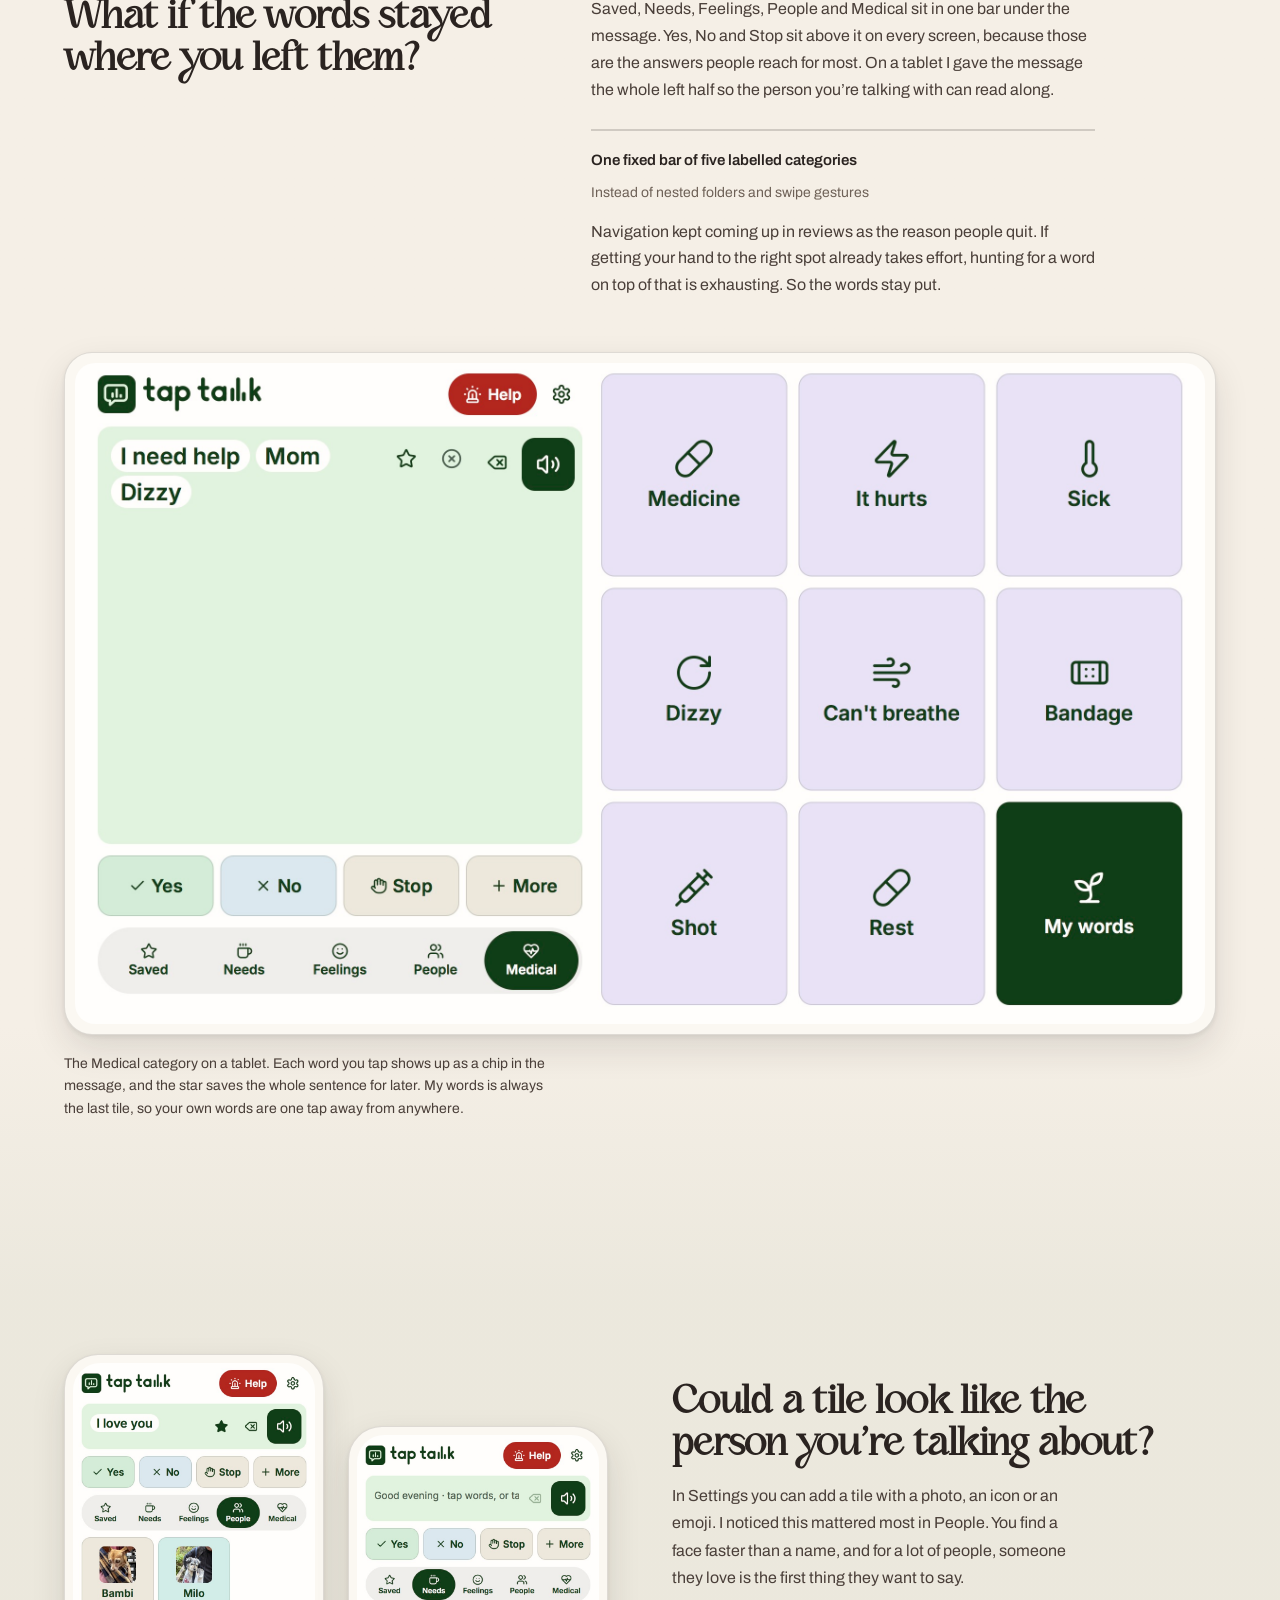
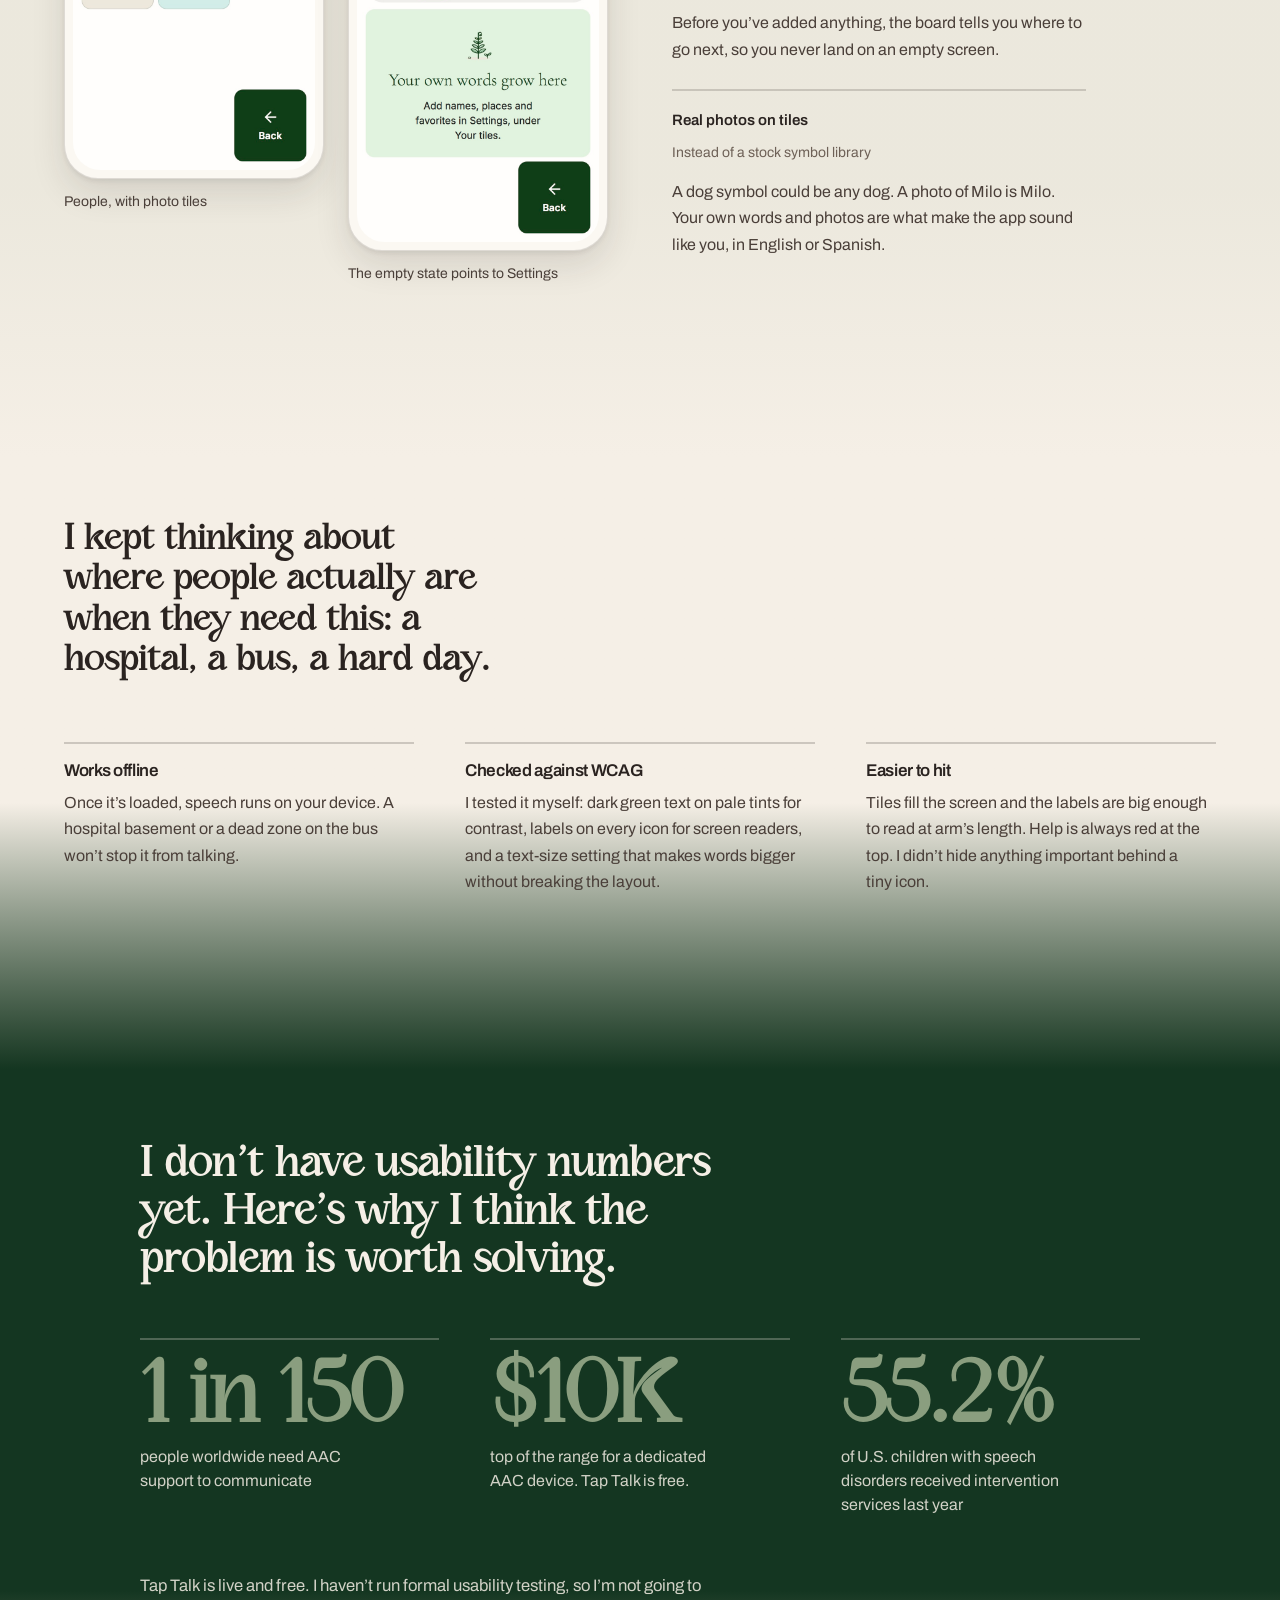
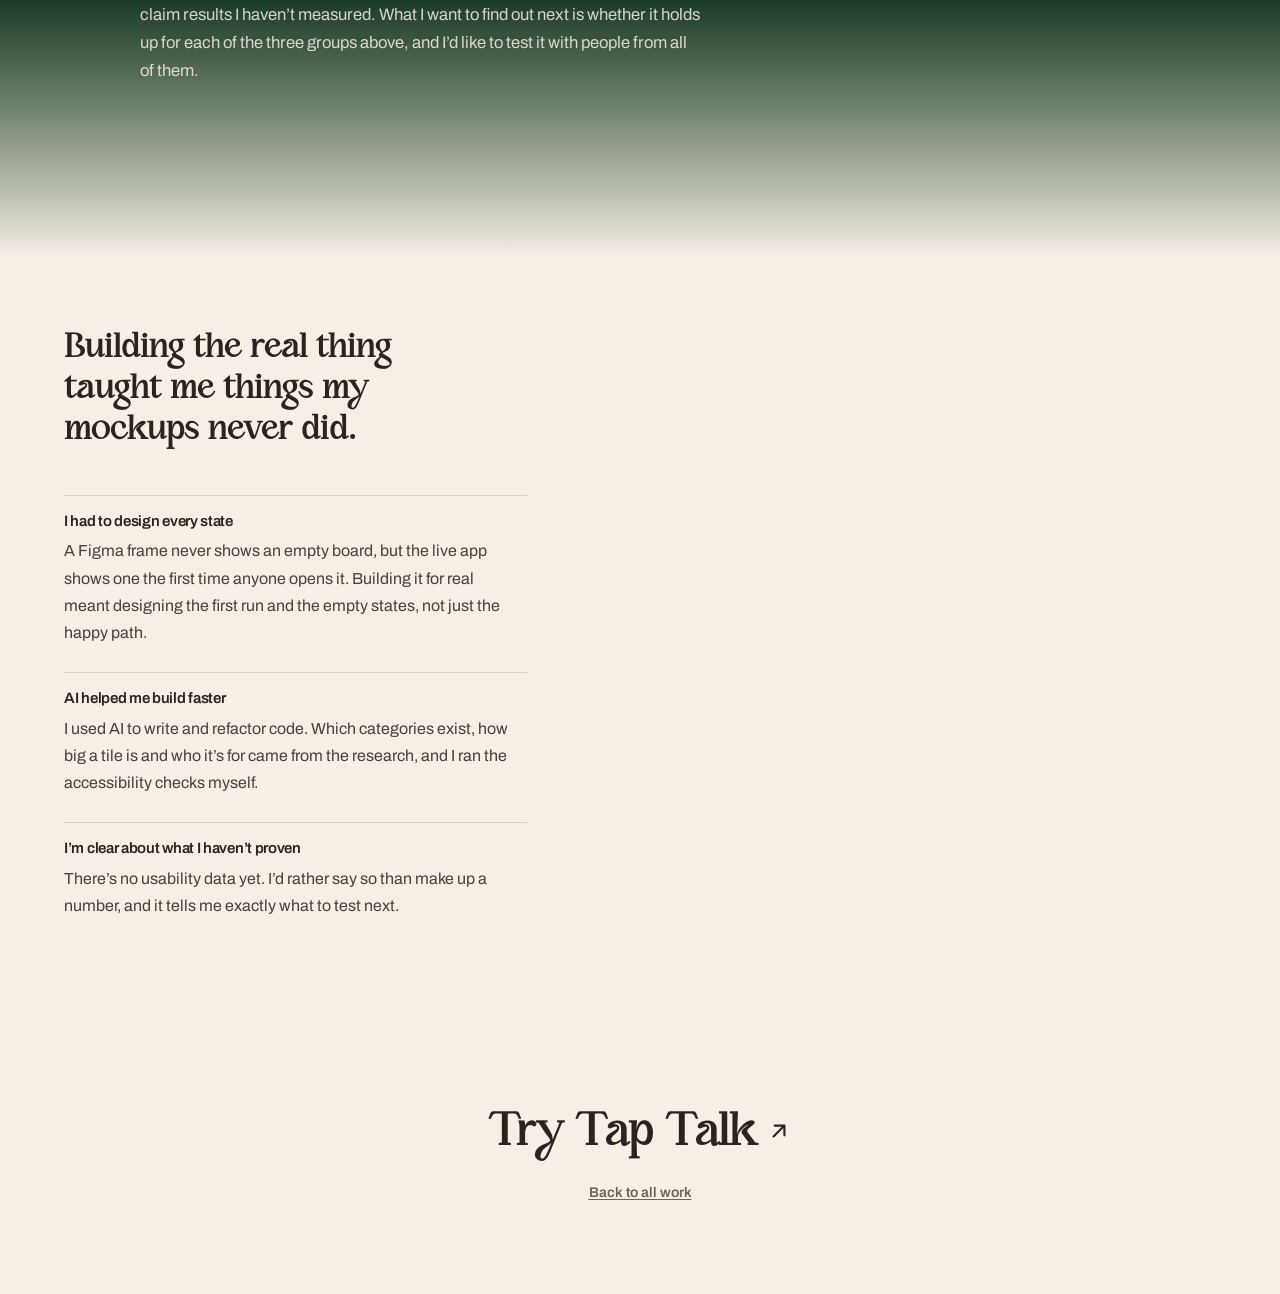
<file: tap-talk.html>
<!DOCTYPE html>
<html lang="en" class="cs--taptalk">
<head>
  <meta charset="utf-8">
  <meta name="viewport" content="width=device-width, initial-scale=1">
  <title>Tap Talk case study · Maria Sweeney</title>
  <meta name="description" content="Tap Talk is a free AAC app that talks for you: tap words or pictures, tap the speaker, and it says them out loud. A case study by Maria Sweeney.">
  <link rel="icon" href="data:image/svg+xml,%3Csvg xmlns='http://www.w3.org/2000/svg' viewBox='0 0 200 200'%3E%3Crect width='200' height='200' rx='40' fill='%23F5EFE6'/%3E%3Ctext x='100' y='136' font-family='serif' font-size='120' fill='%23C1521E' text-anchor='middle'%3EM%3C/text%3E%3C/svg%3E">
  <script>document.documentElement.classList.add('js');</script>
  <link rel="preconnect" href="https://fonts.googleapis.com">
  <link rel="preconnect" href="https://fonts.gstatic.com" crossorigin>
  <link rel="stylesheet" href="https://fonts.googleapis.com/css2?family=Archivo:ital,wght@0,400..700;1,400..700&family=Kalam:wght@400&display=swap">
  <link rel="stylesheet" href="css/tokens.css">
  <link rel="stylesheet" href="css/base.css">
  <link rel="stylesheet" href="css/case-study.css">
  <script src="js/case-study.js" defer></script>
</head>
<body>
<div id="cs">
  <a class="skip-link" href="#cs-main">Skip to content</a>
  <div id="cs-bg" aria-hidden="true"></div>

  <header class="cs-header">
    <a class="cs-header-link" href="index.html#pf-work">
      <svg aria-hidden="true" width="14" height="14" viewBox="0 0 24 24" fill="none" stroke="currentColor" stroke-width="2" stroke-linecap="round" stroke-linejoin="round"><path d="M19 12H5M12 19l-7-7 7-7"></path></svg>
      All work
    </a>
    <a class="cs-header-link" href="https://brittlejoints.github.io/TapTalk/" target="_blank" rel="noopener">
      Open the app
      <svg aria-hidden="true" width="13" height="13" viewBox="0 0 24 24" fill="none" stroke="currentColor" stroke-width="2" stroke-linecap="round" stroke-linejoin="round"><path d="M7 17L17 7M8 7h9v9"></path></svg>
      <span class="sr-only"> (opens in new tab)</span>
    </a>
  </header>

  <!-- Section rail: shows on wide screens once you scroll past the hero -->
  <nav id="cs-rail" aria-label="Sections">
    <div class="rail-track" aria-hidden="true"><div id="cs-rail-fill"></div></div>
    <button type="button" class="rail-btn" data-rail="cs-overview"><span class="rail-tick" aria-hidden="true"></span><span class="rail-label">Cover</span></button>
    <button type="button" class="rail-btn" data-rail="cs-try"><span class="rail-tick" aria-hidden="true"></span><span class="rail-label">Try it</span></button>
    <button type="button" class="rail-btn" data-rail="cs-who"><span class="rail-tick" aria-hidden="true"></span><span class="rail-label">Who it’s for</span></button>
    <button type="button" class="rail-btn" data-rail="cs-first"><span class="rail-tick" aria-hidden="true"></span><span class="rail-label">First run</span></button>
    <button type="button" class="rail-btn" data-rail="cs-board"><span class="rail-tick" aria-hidden="true"></span><span class="rail-label">Categories</span></button>
    <button type="button" class="rail-btn" data-rail="cs-yours"><span class="rail-tick" aria-hidden="true"></span><span class="rail-label">Your own tiles</span></button>
    <button type="button" class="rail-btn" data-rail="cs-built"><span class="rail-tick" aria-hidden="true"></span><span class="rail-label">Built to hold up</span></button>
    <button type="button" class="rail-btn" data-rail="cs-impact"><span class="rail-tick" aria-hidden="true"></span><span class="rail-label">Why it matters</span></button>
    <button type="button" class="rail-btn" data-rail="cs-reflection"><span class="rail-tick" aria-hidden="true"></span><span class="rail-label">Reflection</span></button>
  </nav>

  <main id="cs-main" tabindex="-1">

    <section id="cs-overview" class="tt-hero cs-pad" data-zone="dark">
      <div class="cs-wrap cs-2col tt-hero-grid">
        <div>
          <h1 class="cs-h1" data-reveal>How fast can someone who can’t speak get a sentence out?</h1>
          <p class="tt-hero-lede cs-on-dark" data-reveal>Tap Talk is a free app that talks for you. You tap words or pictures, tap the speaker, and it says them out loud.</p>
          <div data-reveal>
            <a class="cs-btn cs-btn--cream" href="https://brittlejoints.github.io/TapTalk/" target="_blank" rel="noopener">
              Try the live app
              <svg class="cs-ext" aria-hidden="true" width="16" height="16" viewBox="0 0 24 24" fill="none" stroke="currentColor" stroke-width="2" stroke-linecap="round" stroke-linejoin="round"><path d="M7 17L17 7M8 7h9v9"></path></svg>
              <span class="sr-only"> (opens in new tab)</span>
            </a>
          </div>
        </div>
        <div class="tt-hero-art" data-reveal>
          <div class="tt-tablet">
            <img src="assets/img/taptalk/tablet-medical.jpeg" width="2388" height="1396" alt="Tap Talk on a tablet: the message 'I need help, Mom, Dizzy' fills the left side; Medical tiles like Medicine, It hurts and Can't breathe fill the right.">
          </div>
          <div class="tt-phone">
            <img src="assets/img/taptalk/phone-people.jpeg" width="786" height="1322" alt="Tap Talk on a phone: People tiles with photos of Bambi and Milo.">
          </div>
        </div>
      </div>
    </section>

    <section class="cs-meta cs-pad" data-zone="light">
      <dl class="cs-wrap" data-reveal>
        <div><dt>Role</dt><dd>Solo, research to release</dd></div>
        <div><dt>Year</dt><dd>2025–2026</dd></div>
        <div><dt>Status</dt><dd>Live, free, works offline</dd></div>
        <div><dt>What was mine</dt><dd>Research, UX + UI, accessibility testing</dd></div>
        <div><dt>Tools</dt><dd>Figma, Claude, GitHub Pages</dd></div>
      </dl>
    </section>

    <section id="cs-glance" class="cs-glance cs-pad" data-zone="light">
      <div class="cs-wrap" data-reveal>
        <h2>The short version</h2>
        <div class="cs-glance-grid">
          <div><h3>What’s in the way</h3><p>People who can’t speak need words fast. Most AAC apps cost too much, feel like they were made for kids, or bury everything in folders.</p></div>
          <div><h3>What I found</h3><p>I read 320+ reviews of 12 apps. People didn’t quit over missing features. They quit because they couldn’t find anything, or the app talked down to them.</p></div>
          <div><h3>What I built</h3><p>Opens straight to talking. Five categories that don’t move, Yes/No/Stop always visible, a first run you can skip, and photo tiles for the people you love.</p></div>
          <div><h3>Where it is now</h3><p>It’s live, free, and works offline. I checked it against WCAG myself. I haven’t done formal usability testing yet, so I’m not claiming results.</p></div>
        </div>
      </div>
    </section>

    <section id="cs-try" class="tt-try cs-pad" data-zone="warm">
      <div class="cs-wrap">
        <div class="tt-try-head" data-reveal>
          <div>
            <h2 class="cs-h2">Want to see how it feels?</h2>
            <p class="cs-p">This is the live app running right here. Turn your sound on, tap a few words, then tap the speaker.</p>
          </div>
          <a class="cs-btn cs-btn--line" href="https://brittlejoints.github.io/TapTalk/" target="_blank" rel="noopener">
            Open full screen
            <svg class="cs-ext" aria-hidden="true" width="14" height="14" viewBox="0 0 24 24" fill="none" stroke="currentColor" stroke-width="2" stroke-linecap="round" stroke-linejoin="round"><path d="M7 17L17 7M8 7h9v9"></path></svg>
            <span class="sr-only"> (opens in new tab)</span>
          </a>
        </div>
        <div class="tt-ipad" data-reveal>
          <div class="tt-ipad-cam" aria-hidden="true"></div>
          <iframe src="https://brittlejoints.github.io/TapTalk/" title="Tap Talk, live app" loading="lazy" allow="autoplay"></iframe>
        </div>
      </div>
    </section>

    <section id="cs-who" class="tt-who cs-pad" data-zone="light">
      <div class="cs-wrap">
        <div class="cs-2col" data-reveal style="margin-bottom: clamp(56px,8vh,88px);">
          <p class="cs-statement tt-who-q">Who reaches for an app like this? More people than I first pictured.</p>
        </div>
        <div class="cs-points" data-reveal style="margin-bottom: clamp(64px,9vh,104px);">
          <div class="cs-point"><h3>Speech lost suddenly</h3><p>Someone who had a stroke last week, or just woke up from surgery. They could talk yesterday. Right now they mostly need a handful of words that matter, like water, pain or help.</p></div>
          <div class="cs-point"><h3>Nonspeaking, any age</h3><p>Autistic and nonspeaking people who use AAC every day, kids and adults. A lot of the apps they get look like they were made for a kindergarten class, and the adults in the reviews were tired of it.</p></div>
          <div class="cs-point"><h3>Can’t talk right now</h3><p>Someone in a hospital bed, in the middle of a shutdown, or too worn out to talk today. Their speech comes and goes, so the app has to open straight to talking.</p></div>
        </div>
        <div data-reveal style="display:flex;flex-direction:column;gap:clamp(36px,5vh,52px);">
          <p class="cs-p" style="font-size:clamp(1rem,1.25vw,1.1rem);max-width:44ch;">Before I drew anything, I read more than 320 reviews of 12 AAC apps. I expected complaints about missing features. Mostly I found people saying the apps cost too much, felt childish, or were hard to find their way around.</p>
          <div class="tt-notes">
            <figure class="tt-note" style="--note-bg: color-mix(in oklch, var(--mimosa) 34%, var(--paper)); --tilt: -2.2deg; margin:0;">
              <figcaption class="tt-note-tag">Review · adult user</figcaption>
              <blockquote>“We aren’t all 8-year-old boys. This app is VERY child-centric.”</blockquote>
            </figure>
            <figure class="tt-note" style="--note-bg: color-mix(in oklch, var(--aperol) 16%, var(--paper)); --tilt: 1.6deg; margin:0;">
              <figcaption class="tt-note-tag">Review · parent</figcaption>
              <blockquote>“The price is steep, and it was a hard pill to swallow having to drop that much on an app.”</blockquote>
            </figure>
            <figure class="tt-note" style="--note-bg: color-mix(in oklch, var(--sage) 26%, var(--paper)); --tilt: -1deg; margin:0;">
              <figcaption class="tt-note-tag">Forum · AAC user</figcaption>
              <blockquote>“There is a big learning curve in navigation: users relearn basic motor patterns.”</blockquote>
            </figure>
          </div>
        </div>
      </div>
    </section>

    <section id="cs-first" class="tt-section cs-pad" data-zone="warm">
      <div class="cs-wrap">
        <div class="cs-2col" data-reveal style="margin-bottom: clamp(44px,6vh,68px);">
          <h2 class="cs-h2">How much should someone have to learn before they can say something?</h2>
          <p class="cs-p" style="max-width:56ch;">I landed on four screens with one idea each: what the app is, how to make it speak, where Help is, and how to add your own words. Every screen has a Skip link. If you need to say something right now, a tutorial just gets in the way.</p>
        </div>
        <div class="tt-steps" data-reveal>
          <figure>
            <div class="cs-frame"><img src="assets/img/taptalk/onboard-1.jpeg" loading="lazy" decoding="async" alt="Onboarding step 1: Your voice, one tap away, with a sample sentence I want water."></div>
            <figcaption><strong>Your voice, one tap away</strong>I put a working sentence up front so you can see what it does before you read anything.</figcaption>
          </figure>
          <figure>
            <div class="cs-frame"><img src="assets/img/taptalk/onboard-2.jpeg" loading="lazy" decoding="async" alt="Onboarding step 2: Tap words, then tap the speaker."></div>
            <figcaption><strong>Tap words, then the speaker</strong>Everything else in the app builds on this one move.</figcaption>
          </figure>
          <figure>
            <div class="cs-frame"><img src="assets/img/taptalk/onboard-3.jpeg" loading="lazy" decoding="async" alt="Onboarding step 3: Help is always one tap away, with a life-ring illustration."></div>
            <figcaption><strong>Help is one tap away</strong>Help speaks right away. It can write a message to your contacts too, but you’re the one who sends it.</figcaption>
          </figure>
          <figure>
            <div class="cs-frame"><img src="assets/img/taptalk/onboard-4.jpeg" loading="lazy" decoding="async" alt="Onboarding step 4: Add your own words, with a seed-packet illustration."></div>
            <figcaption><strong>Add your own words</strong>Photos, Spanish, bigger text and backups all live in Settings.</figcaption>
          </figure>
        </div>
      </div>
    </section>

    <section id="cs-board" class="tt-section cs-pad" data-zone="light">
      <div class="cs-wrap">
        <div class="cs-2col" data-reveal style="margin-bottom: clamp(44px,6vh,68px);">
          <h2 class="cs-h2">What if the words stayed where you left them?</h2>
          <div>
            <p class="cs-p" style="max-width:56ch;margin-bottom:26px;">Saved, Needs, Feelings, People and Medical sit in one bar under the message. Yes, No and Stop sit above it on every screen, because those are the answers people reach for most. On a tablet I gave the message the whole left half so the person you’re talking with can read along.</p>
            <div class="cs-decision" style="max-width:56ch;">
              <div class="cs-decision-what">One fixed bar of five labelled categories</div>
              <div class="cs-decision-not">Instead of nested folders and swipe gestures</div>
              <p>Navigation kept coming up in reviews as the reason people quit. If getting your hand to the right spot already takes effort, hunting for a word on top of that is exhausting. So the words stay put.</p>
            </div>
          </div>
        </div>
        <figure class="tt-wide" data-reveal style="margin:0;">
          <div class="cs-frame"><img src="assets/img/taptalk/tablet-medical.jpeg" loading="lazy" decoding="async" width="2388" height="1396" alt="Tablet layout with the Medical category open: Medicine, It hurts, Sick, Dizzy, Can't breathe, Bandage, Shot, Rest and My words."></div>
          <figcaption>The Medical category on a tablet. Each word you tap shows up as a chip in the message, and the star saves the whole sentence for later. My words is always the last tile, so your own words are one tap away from anywhere.</figcaption>
        </figure>
      </div>
    </section>

    <section id="cs-yours" class="tt-section cs-pad" data-zone="warm">
      <div class="cs-wrap cs-2col tt-yours">
        <div class="tt-yours-text" data-reveal>
          <h2 class="cs-h2" style="margin-bottom:18px;">Could a tile look like the person you’re talking about?</h2>
          <p class="cs-p" style="max-width:46ch;margin-bottom:18px;">In Settings you can add a tile with a photo, an icon or an emoji. I noticed this mattered most in People. You find a face faster than a name, and for a lot of people, someone they love is the first thing they want to say.</p>
          <p class="cs-p" style="max-width:46ch;margin-bottom:26px;">Before you’ve added anything, the board tells you where to go next, so you never land on an empty screen.</p>
          <div class="cs-decision" style="max-width:46ch;">
            <div class="cs-decision-what">Real photos on tiles</div>
            <div class="cs-decision-not">Instead of a stock symbol library</div>
            <p>A dog symbol could be any dog. A photo of Milo is Milo. Your own words and photos are what make the app sound like you, in English or Spanish.</p>
          </div>
        </div>
        <div class="tt-yours-art" data-reveal>
          <figure>
            <div class="cs-frame"><img src="assets/img/taptalk/phone-people.jpeg" loading="lazy" decoding="async" alt="People category with photo tiles for Bambi and Milo; the message reads 'I love you'."></div>
            <figcaption class="cs-figcap">People, with photo tiles</figcaption>
          </figure>
          <figure>
            <div class="cs-frame"><img src="assets/img/taptalk/phone-empty.jpeg" loading="lazy" decoding="async" alt="Empty Saved board: a small plant illustration and the line 'Your own words grow here', with a pointer to Settings."></div>
            <figcaption class="cs-figcap">The empty state points to Settings</figcaption>
          </figure>
        </div>
      </div>
    </section>

    <section id="cs-built" class="tt-section cs-pad" data-zone="light">
      <div class="cs-wrap">
        <div class="cs-2col" data-reveal style="margin-bottom: clamp(48px,7vh,76px);">
          <p class="cs-statement" style="font-size:clamp(1.45rem,2.6vw,2rem);line-height:1.26;max-width:32ch;">I kept thinking about where people actually are when they need this: a hospital, a bus, a hard day.</p>
        </div>
        <div class="cs-points" data-reveal>
          <div class="cs-point"><h3>Works offline</h3><p>Once it’s loaded, speech runs on your device. A hospital basement or a dead zone on the bus won’t stop it from talking.</p></div>
          <div class="cs-point"><h3>Checked against WCAG</h3><p>I tested it myself: dark green text on pale tints for contrast, labels on every icon for screen readers, and a text-size setting that makes words bigger without breaking the layout.</p></div>
          <div class="cs-point"><h3>Easier to hit</h3><p>Tiles fill the screen and the labels are big enough to read at arm’s length. Help is always red at the top. I didn’t hide anything important behind a tiny icon.</p></div>
        </div>
      </div>
    </section>

    <section id="cs-impact" class="tt-impact cs-pad" data-zone="dark">
      <div class="cs-wrap" data-reveal>
        <p class="cs-statement tt-impact-q">I don’t have usability numbers yet. Here’s why I think the problem is worth solving.</p>
        <div class="tt-metrics">
          <div>
            <div class="tt-metric-num" data-count="150" data-count-prefix="1 in ">1 in 150</div>
            <div class="tt-metric-label">people worldwide need AAC support to communicate</div>
          </div>
          <div>
            <div class="tt-metric-num" data-count="10" data-count-prefix="$" data-count-suffix="K">$10K</div>
            <div class="tt-metric-label">top of the range for a dedicated AAC device. Tap Talk is free.</div>
          </div>
          <div>
            <div class="tt-metric-num" data-count="55.2" data-count-decimals="1" data-count-suffix="%">55.2%</div>
            <div class="tt-metric-label">of U.S. children with speech disorders received intervention services last year</div>
          </div>
        </div>
        <p class="tt-impact-close">Tap Talk is live and free. I haven’t run formal usability testing, so I’m not going to claim results I haven’t measured. What I want to find out next is whether it holds up for each of the three groups above, and I’d like to test it with people from all of them.</p>
      </div>
    </section>

    <section id="cs-reflection" class="tt-reflection cs-pad" data-zone="light">
      <div class="cs-wrap">
        <div class="cs-2col" data-reveal>
          <div>
            <p class="cs-statement" style="font-size:clamp(1.35rem,2.5vw,1.9rem);line-height:1.34;margin-bottom:clamp(36px,5vh,52px);max-width:40ch;">Building the real thing taught me things my mockups never did.</p>
            <div class="tt-takeaways">
              <div><h3>I had to design every state</h3><p class="cs-p">A Figma frame never shows an empty board, but the live app shows one the first time anyone opens it. Building it for real meant designing the first run and the empty states, not just the happy path.</p></div>
              <div><h3>AI helped me build faster</h3><p class="cs-p">I used AI to write and refactor code. Which categories exist, how big a tile is and who it’s for came from the research, and I ran the accessibility checks myself.</p></div>
              <div><h3>I’m clear about what I haven’t proven</h3><p class="cs-p">There’s no usability data yet. I’d rather say so than make up a number, and it tells me exactly what to test next.</p></div>
            </div>
          </div>
        </div>
      </div>
    </section>
  </main>

  <footer class="tt-footer" data-zone="light">
    <a class="tt-footer-cta" href="https://brittlejoints.github.io/TapTalk/" target="_blank" rel="noopener">
      Try Tap Talk
      <svg aria-hidden="true" width="26" height="26" viewBox="0 0 24 24" fill="none" stroke="currentColor" stroke-width="2" stroke-linecap="round" stroke-linejoin="round"><path d="M7 17L17 7M8 7h9v9"></path></svg>
      <span class="sr-only"> (opens in new tab)</span>
    </a>
    <div style="margin-top:18px;"><a class="tt-footer-back" href="index.html#pf-work">Back to all work</a></div>
  </footer>
</div>
</body>
</html>
</file>
<file: css/tokens.css>
/* ==========================================================================
   Maria Design System: tokens
   Copied from the Maria Design System bundle (colors, typography, shape,
   spacing, elevation). These are the raw values every page builds on.
   Change a colour here and it changes everywhere.
   ========================================================================== */

:root {
  /* --- Warm core ------------------------------------------------------- */
  --mimosa: #F7B557;   /* amber — primary warm accent */
  --mimosa-600: #E39B32;
  --mimosa-100: #FCE6BE;
  --orange: #E27921;   /* mid orange */
  --aperol: #C1521E;   /* burnt rust — signature accent */
  --aperol-700: #9E4116;
  --aperol-100: #F0CDB9;

  /* --- Botanical greens: full ramp — sage is a genuine second voice, --- */
  /* not just a highlight, so it needs the same range as the rust accent. */
  --sage-100: #E3E9DD;
  --sage-200: #C6D0BE;
  --sage-300: #ADBCA1;
  --sage-400: #9AAC8C;
  --sage: #8A9E7F;     /* soft muted sage — base */
  --sage-600: #71876D;
  --sage-700: #597050;
  --sage-800: #405536;
  --sage-900: #283420;
  --forest: #143621;   /* deep botanical green */
  --forest-800: #0E2417;

  /* --- Cool support (periwinkle / blue-grey) -------------------------- */
  --violet: #C9C7EC;   /* soft periwinkle from brand board */
  --cloud: #CDD0DB;    /* pale lavender-grey */
  --azul: #9197AA;     /* muted blue-grey */

  /* --- Neutrals (warm) ------------------------------------------------- */
  --cream: #F5EFE6;    /* primary page background */
  --cream-deep: #EDE4D5;
  --paper: #FBF8F2;    /* raised surface, lighter than cream */
  --sand: #E7DDCC;     /* subtle divider / muted surface */
  --stone: #B9AE9C;    /* muted text on dark, hairlines */
  --espresso: #2A2320; /* primary text — near-black warm brown */
  --espresso-700: #4A3F39;
  --espresso-500: #6E6157;

  /* --- Fixed ----------------------------------------------------------- */
  --white: #FFFFFF;
  --black: #171310;

  /* ====================================================================
     Semantic aliases — reference these in components, not raw palette.
     ==================================================================== */

  /* Text */
  --text-strong: var(--espresso);
  --text-body: var(--espresso-700);
  --text-muted: var(--espresso-500);
  --text-on-accent: var(--cream);
  --text-on-dark: var(--cream);
  --text-link: var(--aperol);
  --text-link-hover: var(--aperol-700);

  /* Surfaces */
  --surface-page: var(--cream);
  --surface-card: var(--paper);
  --surface-muted: var(--sand);
  --surface-inverse: var(--espresso);
  --surface-inverse-soft: var(--forest);

  /* Brand accents (semantic) */
  --brand-primary: var(--aperol);      /* signature rust */
  --brand-secondary: var(--mimosa);    /* amber */
  --brand-tertiary: var(--sage);       /* botanical */
  --brand-cool: var(--azul);

  /* --- Two-voice accent ramps -------------------------------------------
     accent-1 (rust) leads; accent-2 (sage) is a genuine second voice —
     use it for real UI moments (badges, secondary actions, tags), not just
     a highlight dot. Same shape, different hue. */
  --color-accent-1-100: var(--aperol-100);
  --color-accent-1-500: var(--aperol);
  --color-accent-1-700: var(--aperol-700);

  --color-accent-2-100: var(--sage-100);
  --color-accent-2-300: var(--sage-300);
  --color-accent-2-500: var(--sage);
  --color-accent-2-700: var(--sage-700);
  --color-accent-2-900: var(--sage-900);

  --surface-accent-2: var(--sage-100);
  --accent-2-container: var(--sage-200);
  --on-accent-2-container: var(--forest-800);
  --on-accent-2: var(--forest-800);

  /* Material-style tonal containers (brand-skinned) */
  --primary: var(--aperol);
  --on-primary: var(--cream);
  --primary-container: var(--aperol-100);
  --on-primary-container: var(--aperol-700);

  --secondary: var(--mimosa-600);
  --on-secondary: var(--espresso);
  --secondary-container: var(--mimosa-100);
  --on-secondary-container: #6B4A12;

  --tertiary: var(--sage);
  --on-tertiary: var(--forest-800);
  --tertiary-container: var(--sage-200);
  --on-tertiary-container: var(--forest-800);

  /* Lines & borders */
  --border-hairline: color-mix(in oklch, var(--espresso) 14%, transparent);
  --border-strong: color-mix(in oklch, var(--espresso) 30%, transparent);
  --outline: color-mix(in oklch, var(--espresso) 24%, transparent);

  /* States */
  --state-hover: color-mix(in oklch, var(--espresso) 6%, transparent);
  --state-press: color-mix(in oklch, var(--espresso) 12%, transparent);
  --focus-ring: var(--aperol);

  /* Semantic status */
  --success: #4B7B4A;
  --warning: var(--mimosa-600);
  --danger: var(--aperol);
  --info: var(--azul);
}

:root {
  /* --- Families -------------------------------------------------------- */
  --font-script: "mina", "Lobster", "Brush Script MT", cursive;  /* wordmark only — Typekit "mina", Lobster as fallback while the kit loads */
  --font-display: "Poppins", "Helvetica Neue", sans-serif;       /* display voice — geometric sans */
  --font-groovy: var(--font-display);                            /* deprecated alias, kept for older markup */
  --font-brand: "Space Grotesk", "Helvetica Neue", sans-serif;   /* brand mark, labels, buttons, headings */
  --font-serif: var(--font-brand);                               /* deprecated alias — editorial serif role retired, folded into brand */
  --font-heading: var(--font-brand);                             /* h2–h4 role */
  --font-sans: "Public Sans", "Helvetica Neue", Arial, sans-serif; /* UI / body */
  --font-mono: ui-monospace, "SF Mono", "Menlo", monospace; /* system stack — no dedicated webfont */

  /* --- Fluid type scale (editorial rhythm) ---------------------------- */
  --text-xs: 0.75rem;    /* 12 */
  --text-sm: 0.875rem;   /* 14 */
  --text-base: 1rem;     /* 16 */
  --text-md: 1.125rem;   /* 18 */
  --text-lg: 1.375rem;   /* 22 */
  --text-xl: 1.75rem;    /* 28 */
  --text-2xl: 2.25rem;   /* 36 */
  --text-3xl: clamp(2.5rem, 4vw, 3.5rem);
  --text-4xl: clamp(3.25rem, 6vw, 5rem);
  --text-display: clamp(4rem, 9vw, 8rem);

  /* --- Weights -------------------------------------------------------- */
  --fw-light: 300;    /* @kind font */
  --fw-regular: 400;  /* @kind font */
  --fw-medium: 500;   /* @kind font */
  --fw-semibold: 600; /* @kind font */
  --fw-bold: 700;     /* @kind font */

  /* --- Line heights --------------------------------------------------- */
  --lh-tight: 1.05;   /* @kind font */
  --lh-snug: 1.2;     /* @kind font */
  --lh-normal: 1.5;   /* @kind font */
  --lh-relaxed: 1.65; /* @kind font */

  /* --- Letter spacing ------------------------------------------------- */
  --ls-tight: -0.02em; /* @kind font */
  --ls-normal: 0;      /* @kind font */
  --ls-wide: 0.04em;   /* @kind font */
  --ls-label: 0.12em;  /* @kind font */

  /* ---- Semantic roles ------------------------------------------------ */
  --type-eyebrow-font: var(--font-brand);
  --type-eyebrow-size: var(--text-xs);
  --type-eyebrow-spacing: var(--ls-label);

  --type-display-font: var(--font-display);
  --type-heading-font: var(--font-heading);
  --type-brand-font: var(--font-brand);
  --type-body-font: var(--font-sans);
}

:root {
  /* --- Material 3 corner scale --------------------------------------- */
  --shape-none: 0px;
  --shape-xs: 4px;
  --shape-sm: 8px;
  --shape-md: 12px;
  --shape-lg: 16px;
  --shape-xl: 28px;
  --shape-2xl: 40px;   /* expressive / hero surfaces */
  --shape-full: 999px; /* pills, FABs, chips */

  /* --- Semantic component radii (over-rounded, brand-tuned) ----------- */
  /* Maria over-rounds: containers take the generous --radius-lg step;
     buttons AND inputs are full pills. No sharp corners anywhere. */
  --radius-lg: 24px;                    /* default container radius */
  --radius-button: var(--shape-full);   /* pill */
  --radius-chip: var(--shape-full);     /* pill */
  --radius-card: var(--radius-lg);      /* generous, organic cards */
  --radius-card-sm: var(--shape-lg);
  --radius-field: var(--shape-full);    /* inputs are pills, not M3-default small-top-radius */
  --radius-field-outlined: var(--shape-full);
  --radius-dialog: var(--shape-2xl);
  --radius-fab: var(--shape-lg);
  --radius-sheet: var(--shape-2xl);

  /* --- Borders -------------------------------------------------------- */
  --border-width: 1px;
  --border-width-strong: 1.5px;
  --border-width-focus: 2px;
}

:root {
  --space-0: 0;
  --space-1: 4px;
  --space-2: 8px;
  --space-3: 12px;
  --space-4: 16px;
  --space-5: 24px;
  --space-6: 32px;
  --space-7: 48px;
  --space-8: 64px;
  --space-9: 96px;
  --space-10: 128px;

  /* Semantic */
  --gap-inline: var(--space-2);
  --gap-stack: var(--space-4);
  --pad-card: var(--space-6);
  --pad-section: var(--space-9);
  --container-max: 1200px;
  --container-narrow: 720px;
  --content-measure: 68ch;
}

:root {
  /* --- Elevation (warm-tinted, diffuse) ------------------------------ */
  --shadow-0: none;
  --shadow-1: 0 1px 2px color-mix(in oklch, var(--espresso) 8%, transparent),
              0 1px 3px color-mix(in oklch, var(--espresso) 6%, transparent);
  --shadow-2: 0 2px 6px color-mix(in oklch, var(--espresso) 9%, transparent),
              0 4px 12px color-mix(in oklch, var(--espresso) 7%, transparent);
  --shadow-3: 0 6px 16px color-mix(in oklch, var(--espresso) 12%, transparent),
              0 12px 28px color-mix(in oklch, var(--espresso) 9%, transparent);
  --shadow-4: 0 12px 32px color-mix(in oklch, var(--espresso) 16%, transparent),
              0 24px 48px color-mix(in oklch, var(--espresso) 10%, transparent);

  /* --- Motion --------------------------------------------------------- */
  --ease-standard: cubic-bezier(0.2, 0, 0, 1);        /* @kind other */
  --ease-emphasized: cubic-bezier(0.2, 0, 0, 1.15);   /* @kind other */
  --ease-decelerate: cubic-bezier(0, 0, 0, 1);        /* @kind other */
  --dur-fast: 120ms;                                  /* @kind other */
  --dur-base: 200ms;                                  /* @kind other */
  --dur-slow: 360ms;                                  /* @kind other */

  /* --- Focus ring ----------------------------------------------------- */
  --focus-ring-width: 2px;
  --focus-ring-offset: 2px;
}

:root { --shader-grain: url("data:image/svg+xml,%3Csvg xmlns='http://www.w3.org/2000/svg' width='140' height='140'%3E%3Cfilter id='n'%3E%3CfeTurbulence type='fractalNoise' baseFrequency='0.82' numOctaves='3' stitchTiles='stitch'/%3E%3CfeColorMatrix type='matrix' values='0 0 0 0 0.16 0 0 0 0 0.1 0 0 0 0 0.06 0 0 0 0.5 0'/%3E%3C/filter%3E%3Crect width='100%25' height='100%25' filter='url(%23n)'/%3E%3C/svg%3E");  }
</file>
<file: css/base.css>
/* ==========================================================================
   Base styles shared by every page
   1. Maria Design System element defaults (copied as-is)
   2. Site-wide additions: the portfolio's type voices, focus ring,
      skip link and the screen-reader-only helper.
   ========================================================================== */

/* ---- 1. Design system defaults --------------------------------------- */
*, *::before, *::after { box-sizing: border-box; }

body {
  margin: 0;
  background: var(--surface-page);
  color: var(--text-body);
  font-family: var(--font-sans);
  font-size: var(--text-base);
  line-height: var(--lh-normal);
  -webkit-font-smoothing: antialiased;
  text-rendering: optimizeLegibility;
}

/* --- Headings: Caprasimo carries display moments, editorial serif ---- */
/* carries the smaller heading roles. Caprasimo is the only display face —
   never swap it for a condensed or geometric alternative. */
h1 {
  font-family: var(--font-display);
  color: var(--text-strong);
  font-weight: var(--fw-regular);
  line-height: var(--lh-tight);
  letter-spacing: var(--ls-normal);
  margin: 0 0 var(--space-4);
  text-wrap: balance;
  font-size: var(--text-3xl);
}
h2, h3, h4 {
  font-family: var(--font-heading);
  color: var(--text-strong);
  font-weight: var(--fw-semibold);
  line-height: var(--lh-tight);
  letter-spacing: var(--ls-tight);
  margin: 0 0 var(--space-4);
  text-wrap: balance;
}
h2 { font-size: var(--text-2xl); }
h3 { font-size: var(--text-xl); }
h4 { font-size: var(--text-lg); }

p { margin: 0 0 var(--space-4); max-width: var(--content-measure); text-wrap: pretty; }

/* --- Links ---------------------------------------------------------- */
a { color: var(--text-link); text-decoration: underline; text-underline-offset: 0.15em; text-decoration-thickness: 1px; transition: color var(--dur-fast) var(--ease-standard); }
a:hover { color: var(--text-link-hover); }

strong, b { font-weight: var(--fw-semibold); color: var(--text-strong); }

::selection { background: var(--mimosa); color: var(--espresso); }

:focus-visible {
  outline: var(--focus-ring-width) solid var(--focus-ring);
  outline-offset: var(--focus-ring-offset);
  border-radius: var(--shape-xs);
}

/* --- Utility type roles --------------------------------------------- */
.eyebrow {
  font-family: var(--font-brand);
  font-size: var(--text-xs);
  font-weight: var(--fw-semibold);
  letter-spacing: var(--ls-label);
  text-transform: uppercase;
  color: var(--brand-primary);
}
.wordmark { font-family: var(--font-script); font-weight: 400; color: var(--text-strong); line-height: 1; }
.display { font-family: var(--font-display); color: var(--text-strong); line-height: 1; }
.groovy { font-family: var(--font-display); color: var(--text-strong); line-height: 1; } /* deprecated: use .display */
.brand-heading { font-family: var(--font-brand); font-weight: var(--fw-bold); letter-spacing: var(--ls-tight); color: var(--text-strong); }
.editorial { font-family: var(--font-serif); }
.mono { font-family: var(--font-mono); }

/* --- Soft shapes: circles & blobs, used as decoration and image masks - */
/* Keep them roomy — these read as soft only with air around them, never  */
/* crowd a blob against another element or piece of text.                */
.shape-circle { border-radius: 50%; }
.blob-1 { border-radius: 63% 37% 54% 46% / 43% 41% 59% 57%; }
.blob-2 { border-radius: 42% 58% 68% 32% / 47% 44% 56% 53%; }
.blob-3 { border-radius: 34% 66% 55% 45% / 60% 43% 57% 40%; }

/* --- Washed photography: warm wash overlay + rounded edges ------------- */
/* Wrap any <img> or background photo: <div class="washed"><img …></div>  */
.washed { position: relative; overflow: hidden; border-radius: var(--radius-lg); background: var(--sand); }
.washed > img, .washed > picture > img { display: block; width: 100%; height: 100%; object-fit: cover; }
.washed::after {
  content: "";
  position: absolute; inset: 0;
  background:
    linear-gradient(160deg,
      color-mix(in oklch, var(--cream) 45%, transparent) 0%,
      color-mix(in oklch, var(--aperol) 10%, transparent) 100%);
  mix-blend-mode: multiply;
  pointer-events: none;
}
.washed--blob { border-radius: 0; clip-path: none; }
.washed--blob.blob-1, .washed--blob.blob-2, .washed--blob.blob-3 { overflow: hidden; }

/* ---- 2. Site-wide additions ------------------------------------------ */

/* Kaftan is the display serif. It is a trial licence: buy the full
   licence before launch, or swap the file (see README). */
@font-face {
  font-family: 'Kaftan Serif';
  src: url('../assets/fonts/kaftan-trial.otf') format('opentype');
  font-weight: 400;
  font-display: swap;
}

/* The portfolio overrides the design system's type voices:
   Kaftan for display, Archivo for everything else. */
:root {
  --font-display: 'Kaftan Serif', 'Marcellus', 'Poppins', serif;
  --font-brand: 'Archivo', 'Space Grotesk', sans-serif;
  --font-sans: 'Archivo', 'Public Sans', sans-serif;
  --font-heading: 'Archivo', 'Space Grotesk', sans-serif;
  --font-mono: 'IBM Plex Mono', ui-monospace, monospace;
  /* Polaroid captions use the handwritten face from the Typekit kit */
  --font-hand: 'beth-ellen', var(--font-script), cursive;

  /* Motion curves (Emil Kowalski's set, see project CLAUDE.md) */
  --ease-out: cubic-bezier(0.23, 1, 0.32, 1);
  --ease-in-out: cubic-bezier(0.77, 0, 0.175, 1);
  --ease-drawer: cubic-bezier(0.32, 0.72, 0, 1);
}

html, body { margin: 0; }

:focus-visible { outline: 2px solid var(--aperol, #C1521E); outline-offset: 3px; }
:focus:not(:focus-visible) { outline: none; }

/* Visible only when tabbed to: lets keyboard users jump past the nav */
.skip-link {
  position: fixed; left: 16px; top: 16px; z-index: 10000;
  padding: 12px 22px; border-radius: 999px;
  background: var(--page-ink, var(--espresso)); color: var(--page-surface, var(--cream));
  font-family: var(--font-brand); font-weight: 600; font-size: 14px; text-decoration: none;
  transform: translateY(-220%);
  transition: transform .2s var(--ease-out);
}
.skip-link:focus { transform: translateY(0); color: var(--page-surface, var(--cream)); }

/* Hidden visually, still read by screen readers */
.sr-only {
  position: absolute; width: 1px; height: 1px; overflow: hidden;
  clip-path: inset(50%); white-space: nowrap;
}

/* Pressable things shrink slightly when pressed */
.press:active { transform: scale(0.97); }

/* Main landmark receives focus from the skip link; no ring needed there */
main:focus { outline: none; }
</file>
<file: css/books.css>
/* ==========================================================================
   Books page (books.html)
   ========================================================================== */

:root {
  --bk-accent: var(--aperol-700);  /* darker rust: cream text on it clears 4.5:1 */
  --bk-surface: var(--cream);
  --bk-ink: var(--espresso);
  --bk-body: var(--text-body);
  --bk-muted: var(--text-muted);
  --bk-line: rgba(42,35,32,.14);
  --bk-accent-hover: color-mix(in oklch, var(--aperol-700) 78%, var(--espresso));
  --page-ink: var(--bk-ink);
  --page-surface: var(--bk-surface);
}
html, body { background: var(--bk-surface); overflow-x: hidden; }
#bk { position: relative; background: var(--bk-surface); min-height: 100vh; }
#bk a { color: var(--bk-accent); }
#bk a:hover { color: color-mix(in oklch, var(--bk-accent) 74%, black); }

/* ---- buttons ----------------------------------------------------------- */
#bk .btn-accent, #bk .btn-line {
  display: inline-block; font-family: var(--font-brand); font-size: 12px; font-weight: 600;
  letter-spacing: .06em; text-transform: uppercase; text-decoration: none;
  padding: 12px 20px; border-radius: 999px;
  transition: background .25s ease, transform .12s var(--ease-out);
}
#bk .btn-accent { color: var(--cream); background: var(--bk-accent); }
#bk .btn-accent:hover { color: var(--cream); background: var(--bk-accent-hover); }
#bk .btn-line { color: var(--bk-ink); border: 1px solid var(--bk-line); }
#bk .btn-line:hover { color: var(--bk-ink); background: color-mix(in oklch, var(--bk-ink) 6%, transparent); }
#bk .btn-nav { padding: 11px 20px; }
#bk .btn-big { padding: 14px 26px; }

/* ---- header ----------------------------------------------------------- */
.bk-header {
  position: fixed; z-index: 900;
  top: clamp(12px,2vh,20px); left: clamp(12px,3vw,28px); right: clamp(12px,3vw,28px);
  display: flex; align-items: center; justify-content: space-between; gap: 16px;
  padding: 12px clamp(18px,2.4vw,28px); border-radius: 999px;
  border: 1px solid color-mix(in oklch, var(--bk-ink) 16%, transparent);
  background: rgba(245,239,230,.82);
  -webkit-backdrop-filter: blur(14px) saturate(140%); backdrop-filter: blur(14px) saturate(140%);
  box-shadow: 0 1px 2px rgba(42,35,32,.05), 0 10px 30px rgba(42,35,32,.07);
}
.bk-home { display: block; line-height: 0; }
.bk-mark { display: block; width: 150px; height: 15px; object-fit: contain; object-position: left center; }
.bk-links { display: flex; align-items: center; gap: clamp(14px,2.2vw,32px); }
.bk-links > a:not(.btn-accent) {
  display: inline-block; padding: 12px 0; margin: -12px 0;
  font-family: var(--font-brand); font-size: 12px; font-weight: 600; letter-spacing: .08em;
  text-transform: uppercase; text-decoration: none; transition: color .2s ease;
}
#bk .bk-links > a:not(.btn-accent) { color: var(--bk-ink); }
#bk .bk-links > a:not(.btn-accent):hover,
#bk .bk-links > a[aria-current="page"] { color: var(--bk-accent); }

.bk-menu { display: none; }
.bk-menu > summary {
  list-style: none; display: grid; place-items: center; width: 44px; height: 44px; border-radius: 999px;
  border: 1px solid color-mix(in oklch, var(--bk-ink) 24%, transparent); color: var(--bk-ink); cursor: pointer;
  transition: background-color .2s ease, transform .12s var(--ease-out);
}
.bk-menu > summary::-webkit-details-marker { display: none; }
.bk-menu > summary:hover { background-color: color-mix(in oklch, var(--bk-ink) 8%, transparent); }
.bk-menu > summary:active { transform: scale(0.94); }
.bk-menu path { transform-origin: 12px 12px; transition: transform .22s var(--ease-out); }
.bk-menu[open] .bar-top { transform: translateY(5px) rotate(45deg); }
.bk-menu[open] .bar-bot { transform: translateY(-5px) rotate(-45deg); }
.bk-menu-panel {
  position: absolute; top: calc(100% + 10px); left: 0; right: 0;
  display: flex; flex-direction: column; gap: 2px; padding: 10px; border-radius: 28px;
  background: var(--paper); border: 1px solid color-mix(in oklch, var(--bk-ink) 14%, transparent);
  box-shadow: var(--shadow-3); transform-origin: top right;
}
.bk-menu[open] > .bk-menu-panel { animation: bk-menu-in .2s var(--ease-out); }
@keyframes bk-menu-in { from { opacity: 0; transform: translateY(-6px) scale(0.96); } to { opacity: 1; transform: none; } }
.bk-menu-panel a {
  font-family: var(--font-brand); font-size: 15px; font-weight: 600; letter-spacing: .06em; text-transform: uppercase;
  text-decoration: none; padding: 14px 18px; border-radius: 18px; min-height: 48px;
  display: flex; align-items: center; transition: background-color .2s ease;
}
#bk .bk-menu-panel a { color: var(--bk-ink); }
#bk .bk-menu-panel a[aria-current="page"] { color: var(--bk-accent); }
.bk-menu-panel a:hover { background-color: color-mix(in oklch, var(--bk-ink) 7%, transparent); }
#bk .bk-menu-panel .menu-cta {
  margin-top: 6px; justify-content: center; min-height: 52px; border-radius: 999px;
  color: var(--cream); background: var(--bk-accent);
}
#bk .bk-menu-panel .menu-cta:hover { background: var(--bk-accent-hover); }
@media (max-width: 720px) {
  .bk-links { display: none; }
  .bk-menu { display: block; }
  .bk-mark { width: 112px; }
  .bk-header { padding: 6px 6px 6px 20px; }
}
@media (prefers-reduced-motion: reduce) { .bk-menu[open] > .bk-menu-panel { animation: none; } }

/* ---- intro + tabs ----------------------------------------------------- */
.bk-intro { padding: clamp(150px,20vh,230px) clamp(20px,6vw,90px) clamp(34px,5vh,56px); max-width: 1500px; margin: 0 auto; }
.bk-intro h1 {
  font-family: var(--font-display); font-weight: 700; font-size: clamp(3rem,9vw,6rem); line-height: .94;
  letter-spacing: -.03em; margin: 0; color: var(--bk-ink); text-wrap: balance; max-width: 15ch;
}
.bk-intro p {
  font-family: var(--font-sans); font-size: clamp(1.05rem,1.5vw,1.3rem); line-height: 1.6; color: var(--bk-body);
  margin: 26px 0 0; max-width: 62ch;
}
.bk-band { padding: 0 clamp(20px,6vw,90px); max-width: 1500px; margin: 0 auto; }
.bk-tabs {
  display: flex; flex-wrap: wrap; gap: 8px; padding-bottom: clamp(24px,3.5vh,38px); border-bottom: 1px solid var(--bk-line);
}
.bk-tab {
  appearance: none; cursor: pointer; font-family: var(--font-brand); font-size: 12px; font-weight: 600;
  letter-spacing: .08em; text-transform: uppercase; padding: 12px 22px; border-radius: 999px;
  border: 1px solid var(--bk-line); background: transparent; color: var(--bk-ink);
  transition: background .22s ease, color .22s ease, transform .12s var(--ease-out);
}
.bk-tab[aria-selected="true"] { background: var(--bk-accent); color: var(--cream); }
.bk-tab:hover:not([aria-selected="true"]) { background: color-mix(in oklch, var(--bk-ink) 5%, transparent); }

.bk-panel { padding: clamp(34px,5vh,58px) clamp(20px,6vw,90px) clamp(60px,9vh,110px); max-width: 1500px; margin: 0 auto; }
.bk-panel[hidden] { display: none; }

/* ---- facts column ----------------------------------------------------- */
.bk-facts h2 {
  font-family: var(--font-display); font-weight: 700; font-size: clamp(2rem,3.6vw,3rem); line-height: 1.02;
  letter-spacing: -.02em; margin: 0; color: var(--bk-ink); text-wrap: balance;
}
.bk-desc { font-family: var(--font-sans); font-size: 1.02rem; line-height: 1.65; color: var(--bk-body); margin: 20px 0 0; max-width: 46ch; }
.bk-series {
  display: inline-block; font-family: var(--font-brand); font-size: 12px; font-weight: 600; letter-spacing: .1em;
  text-transform: uppercase; color: var(--bk-accent); margin: 14px 0 0; padding-top: 12px;
  border-top: 1px solid color-mix(in oklch, var(--bk-accent) 40%, transparent);
}
.bk-facts dl {
  display: grid; grid-template-columns: auto 1fr; gap: 10px 20px; margin: 30px 0 0; padding: 22px 0 0;
  border-top: 1px solid var(--bk-line); font-family: var(--font-brand); font-size: 13px;
}
.bk-facts dt { color: var(--bk-muted); letter-spacing: .06em; text-transform: uppercase; font-size: 12px; font-weight: 600; padding-top: 2px; }
.bk-facts dd { margin: 0; color: var(--bk-ink); }
.bk-awards {
  list-style: none; margin: 26px 0 0; padding: 22px 0 0; border-top: 1px solid var(--bk-line);
  display: flex; flex-direction: column; gap: 12px;
}
.bk-awards li { font-family: var(--font-sans); font-size: 1rem; line-height: 1.5; color: var(--bk-ink); }
.bk-buy { display: flex; flex-wrap: wrap; gap: 10px; margin-top: 28px; }
.bk-facts-wrap { margin-top: clamp(48px,7vh,88px); padding-top: clamp(34px,5vh,52px); border-top: 1px solid var(--bk-line); }

.bk-grid {
  display: grid; grid-template-columns: minmax(0,1.15fr) minmax(300px,.85fr);
  gap: clamp(32px,5vw,72px); align-items: start;
}
.bk-facts--sticky { position: sticky; top: clamp(96px,14vh,140px); }
@media (max-width: 900px) {
  .bk-grid { grid-template-columns: minmax(0,1fr); }
  .bk-facts--sticky { position: static; }
}
.bk-feature {
  display: block; width: 100%; height: auto; border-radius: 4px;
  box-shadow: 2px 2px 6px rgba(42,35,32,.12), 0 26px 60px rgba(42,35,32,.16);
}
.bk-feature--cover { border-radius: 2px 8px 8px 2px; box-shadow: 2px 2px 6px rgba(42,35,32,.14), 0 26px 60px rgba(42,35,32,.18); }
.bk-cover-col { position: relative; width: 100%; max-width: 640px; margin: 0 auto; }
.bk-badge {
  position: absolute; top: 16px; left: 16px; font-family: var(--font-brand); font-size: 12px; font-weight: 600;
  letter-spacing: .1em; text-transform: uppercase; color: var(--cream); background: var(--espresso);
  padding: 9px 16px; border-radius: 999px;
}
.bk-label {
  font-family: var(--font-brand); font-size: 12px; font-weight: 600; letter-spacing: .1em; text-transform: uppercase;
  color: var(--bk-muted); margin: 16px 0 0;
}
.bk-thumbs {
  display: grid; grid-template-columns: repeat(auto-fill,minmax(180px,1fr)); gap: clamp(12px,1.4vw,18px);
  margin-top: clamp(24px,3vh,34px);
}
.bk-thumbs img { display: block; width: 100%; aspect-ratio: 4 / 3; object-fit: cover; border-radius: 4px; box-shadow: var(--shadow-1); }

/* ---- other work ------------------------------------------------------- */
.bk-other {
  padding: clamp(50px,8vh,90px) clamp(20px,6vw,90px) clamp(70px,10vh,120px); max-width: 1500px; margin: 0 auto;
  border-top: 1px solid var(--bk-line);
}
.bk-other h2 {
  font-family: var(--font-display); font-weight: 700; font-size: clamp(1.5rem,2.4vw,2.1rem); line-height: 1.06;
  letter-spacing: -.02em; margin: 0; color: var(--bk-ink);
}
.bk-other > p { font-family: var(--font-sans); font-size: 1rem; line-height: 1.6; color: var(--bk-muted); margin: 14px 0 0; max-width: 52ch; }
.bk-gallery {
  display: grid; grid-template-columns: repeat(auto-fill,minmax(260px,1fr)); gap: clamp(14px,1.6vw,22px);
  margin-top: clamp(30px,4vh,48px);
}
.bk-gallery figure { margin: 0; }
.bk-gallery img { display: block; width: 100%; aspect-ratio: 3 / 4; object-fit: cover; border-radius: 2px; background: var(--paper); }

.bk-footer {
  padding: clamp(40px,6vh,70px) clamp(20px,6vw,90px); border-top: 1px solid var(--bk-line);
  display: flex; flex-wrap: wrap; gap: 18px; align-items: center; justify-content: space-between;
  max-width: 1500px; margin: 0 auto;
}
.bk-footer p { font-family: var(--font-sans); font-size: 1rem; color: var(--bk-muted); margin: 0; }

/* ==========================================================================
   The flipbook. A turning page is a chain of 18 nested strips, each rotated
   a little more than the last, so the paper curls instead of swinging like
   a door. JS sets --tt (turn angle) and --td (curl per strip).
   Technique adapted from MengTo/sketchbook.
   ========================================================================== */
.flip { display: grid; justify-items: center; gap: 20px; width: 100%; }
.sb-stage {
  position: relative; display: flex; align-items: center; justify-content: center; width: 100%;
  touch-action: pan-y; -webkit-user-select: none; user-select: none;
}
.sb-stage * { -webkit-user-select: none; user-select: none; }
.sb-arrow {
  flex: none; display: inline-flex; align-items: center; justify-content: center; padding: 6px 15px; margin: 0 -11px;
  border: 0; background: transparent; color: var(--bk-muted); cursor: pointer; transition: color .2s ease; z-index: 8;
}
.sb-arrow:hover { color: var(--bk-ink); }
.sb-3d { position: relative; flex: 1 1; min-width: 0; max-width: 940px; perspective: 1750px; perspective-origin: 50% 46%; }
.sb-tilt {
  position: relative; transform-style: preserve-3d; will-change: transform;
  transform: rotateX(var(--rx,0deg)) rotateY(var(--ry,0deg)) scale(var(--zoom,1));
}
.sb-book {
  position: relative; width: 100%; aspect-ratio: 4126 / 3150; transform-style: preserve-3d; z-index: 1; margin: 0 auto;
  transition: width .42s var(--ease-drawer), aspect-ratio .42s var(--ease-drawer);
}
/* Covers show a single page */
.sb-book.solo { width: 50%; aspect-ratio: 2063 / 3150; }
.sb-book.solo .sb-half.right { left: 0; width: 100%; border-radius: 2px 6px 6px 2px; box-shadow: inset 0 0 0 1px rgba(42,35,32,.06), 2px 2px 6px rgba(42,35,32,.14); }
.sb-book.solo .sb-half.right .gutter-shade { left: 0; right: auto; width: 9%; background: linear-gradient(90deg, rgba(52,38,20,.20), rgba(52,38,20,0) 100%); opacity: .85; }
.sb-book.solo .gutter { opacity: 0; }
.sb-book.solo ~ .sb-cast.ambient { left: 26%; right: 26%; }
.sb-book.solo ~ .sb-cast.contact { left: 29%; right: 29%; }
.sb-book.solo ~ .sb-cast.hair { left: 31%; right: 31%; }

/* Three layered shadows on the "table" */
.sb-cast { position: absolute; pointer-events: none; z-index: 0; }
.sb-cast.ambient { left: 1%; right: 1%; top: 14%; bottom: -8%; filter: blur(26px); opacity: calc(1 - var(--shade,0) * .42);
  background: radial-gradient(50% 50% at 50% 58%, rgba(58,44,26,.30) 0%, rgba(58,44,26,.17) 40%, rgba(58,44,26,0) 74%); }
.sb-cast.contact { left: 7%; right: 7%; top: 68%; bottom: -9%; filter: blur(11px); opacity: calc(1 - var(--shade,0) * .5);
  background: radial-gradient(50% 44% at 50% 42%, rgba(44,32,14,.36) 0%, rgba(44,32,14,.15) 48%, rgba(44,32,14,0) 78%); }
.sb-cast.hair { left: 11%; right: 11%; top: 86%; bottom: -6%; filter: blur(4px); opacity: calc(1 - var(--shade,0) * .62);
  background: radial-gradient(50% 52% at 50% 40%, rgba(40,28,10,.30) 0%, rgba(40,28,10,0) 76%); }

.sb-half { position: absolute; top: 0; bottom: 0; width: 50%; overflow-x: clip; background: var(--paper);
  background-repeat: no-repeat; box-shadow: inset 0 0 0 1px rgba(42,35,32,.06); }
.sb-half.left { left: 0; }
.sb-half.right { left: 50%; }
.gutter-shade { position: absolute; top: 0; bottom: 0; width: 46%; pointer-events: none; opacity: calc(var(--shade,0) * .62); }
.gutter-shade.left { right: 0; background: linear-gradient(270deg, rgba(52,38,20,.30), rgba(52,38,20,0) 82%); }
.gutter-shade.right { left: 0; background: linear-gradient(90deg, rgba(52,38,20,.24), rgba(52,38,20,0) 82%); }
.gutter { position: absolute; left: 50%; top: 0; bottom: 0; width: 5%; transform: translateX(-50%); pointer-events: none; z-index: 5;
  background: linear-gradient(90deg, rgba(42,35,32,0) 0%, rgba(42,35,32,.13) 46%, rgba(42,35,32,.16) 50%, rgba(42,35,32,.10) 54%, rgba(42,35,32,0) 100%); }

.curl { position: absolute; top: 0; height: 100%; width: 50%; transform-style: preserve-3d; z-index: 6; }
.curl.next { left: 50%; transform-origin: left center; transform: rotateY(calc(-1 * var(--tt,0deg))); }
.curl.prev { right: 50%; transform-origin: right center; transform: rotateY(var(--tt,0deg)); }
.strip { position: absolute; top: 0; height: 100%; width: var(--sw,10px); transform-style: preserve-3d; }
.curl.next .strip { transform-origin: left center; }
.curl.prev .strip { transform-origin: right center; }
.curl.next > .strip { left: 0; }
.curl.prev > .strip { right: 0; left: auto; }
.curl.next .strip .strip { left: 100%; transform: rotateY(var(--td,0deg)); }
.curl.prev .strip .strip { right: 100%; transform: rotateY(calc(-1 * var(--td,0deg))); }
.face { position: absolute; top: 0; bottom: 0; left: 0; right: -1.1px; background: var(--paper);
  backface-visibility: hidden; -webkit-backface-visibility: hidden; background-repeat: no-repeat; }
.face.back { transform: rotateY(180deg); }
.face .sh { position: absolute; inset: 0; pointer-events: none; }
.curl.next .face.front .sh, .curl.prev .face.back .sh { background: linear-gradient(90deg, rgba(58,43,20,var(--a1,0)), rgba(58,43,20,var(--a2,0))); }
.curl.next .face.back .sh, .curl.prev .face.front .sh { background: linear-gradient(90deg, rgba(58,43,20,var(--a2,0)), rgba(58,43,20,var(--a1,0))); }
.face .gl { position: absolute; inset: 0; pointer-events: none; background: #fffaf0; opacity: calc(var(--shade,0) * var(--lit,1) * var(--lit,1) * .20); }

/* Invisible drag zones over each half of the book */
.sb-zone { position: absolute; top: 0; bottom: 0; border: 0; background: transparent; cursor: grab; z-index: 60; -webkit-tap-highlight-color: transparent; }
.sb-zone:active { cursor: grabbing; }
.sb-prev { left: 0; width: 50%; }
.sb-next { right: 0; width: 50%; }

.sb-captions { display: grid; justify-items: center; min-height: 20px; }
.sb-caption {
  margin: 0; grid-area: 1 / 1; font-family: var(--font-brand); font-size: 12px; letter-spacing: .2em;
  text-transform: uppercase; color: var(--text-muted); animation: sb-cap-in .5s ease both;
}
.sb-caption.is-live { animation: none; }
@keyframes sb-cap-in { 0% { opacity: 0; } }

.view-controls {
  display: flex; align-items: center; gap: 6px; border: 1px solid var(--bk-line); border-radius: 999px;
  padding: 5px 7px; background: var(--paper);
}
.view-controls button {
  width: 28px; height: 28px; display: inline-flex; align-items: center; justify-content: center; border: 0;
  border-radius: 50%; background: transparent; color: var(--bk-muted); cursor: pointer;
  transition: background-color .18s ease, color .18s ease;
}
.view-controls button:hover { background: rgba(255,252,244,.9); color: var(--bk-ink); }
.view-controls span {
  font-family: var(--font-mono); font-size: 12px; letter-spacing: .1em; color: var(--bk-muted);
  min-width: 42px; text-align: center; font-variant-numeric: tabular-nums;
}
.flip-hint {
  margin: 0; font-family: var(--font-brand); font-size: 12px; letter-spacing: .14em; text-transform: uppercase;
  color: var(--bk-muted); transition: opacity .4s ease;
}
@media (max-width: 640px) {
  .sb-arrow { padding: 12px 4px; }
  .sb-3d { max-width: none; }
}
@media (prefers-reduced-motion: reduce) {
  .sb-tilt { transform: scale(var(--zoom,1)) !important; }
  .sb-caption { animation: none; }
}
</file>
<file: css/case-study.css>
/* ==========================================================================
   Case studies (tap-talk.html, disability-check.html)
   Shared layout. Each page sets its own zone colours and header glass at
   the bottom of this file (.cs--taptalk / .cs--dc).

   "Zones": every section is tagged data-zone="dark|light|warm". Instead of
   hard edges, case-study.js paints one long gradient behind the page so
   each colour melts into the next as you scroll.
   ========================================================================== */

:root {
  --cs-accent: var(--aperol-700);
  --cs-surface: var(--cream);
  --cs-surface-raised: var(--paper);
  --cs-ink: var(--espresso);
  --cs-ink-body: var(--text-body);
  --cs-ink-muted: var(--text-muted);
  --cs-hairline: rgba(42,35,32,.14);
  --cs-rule: color-mix(in oklch, var(--espresso) 20%, transparent);
  --shadow-1: 0 1px 2px rgba(42,35,32,.06), 0 6px 18px rgba(42,35,32,.08);
  --shadow-2: 0 2px 4px rgba(42,35,32,.08), 0 14px 34px rgba(42,35,32,.12);
  --ease-standard: cubic-bezier(0.23,1,0.32,1);
  --page-ink: var(--cs-ink);
  --page-surface: var(--cs-surface);
}
html, body { background: var(--cs-surface); overflow-x: hidden; }
#cs { position: relative; background: var(--cs-surface); }
#cs a { color: var(--cs-accent); }
#cs a:hover { color: color-mix(in oklch, var(--cs-accent) 75%, black); }
#cs-bg { position: absolute; inset: 0; z-index: 0; pointer-events: none; }
#cs > main > section, #cs > footer { position: relative; z-index: 1; background: transparent; }

/* Fallback while JS builds the blended background */
[data-zone="dark"] { background-color: var(--zone-dark); }
.js [data-zone] { background-color: transparent; }

.cs-wrap { max-width: 1180px; margin: 0 auto; }
.cs-pad { padding-left: clamp(24px,5vw,64px); padding-right: clamp(24px,5vw,64px); }

/* Two columns: heading on the left, story on the right */
.cs-2col { display: grid; grid-template-columns: 1fr 1.35fr; gap: clamp(28px,5vw,72px); align-items: start; }
@media (max-width: 900px) {
  .cs-2col { grid-template-columns: minmax(0,1fr) !important; }
  .cs-2col > * { grid-column: auto !important; order: 0 !important; }
}

/* ---- type ------------------------------------------------------------- */
.cs-h1 {
  font-family: var(--font-display); font-weight: 700; letter-spacing: -.02em;
  color: var(--cream); margin: 0; text-wrap: balance;
}
.cs-h2 {
  font-family: var(--font-display); font-weight: 700; font-size: clamp(1.6rem,2.8vw,2.3rem);
  line-height: 1.18; color: var(--cs-ink); margin: 0; text-wrap: balance;
}
.cs-h2--soft { font-weight: 600; font-size: clamp(1.5rem,2.8vw,2.15rem); line-height: 1.25; text-wrap: pretty; }
.cs-statement {
  font-family: var(--font-display); font-weight: 600; color: var(--cs-ink); margin: 0; text-wrap: balance;
}
.cs-p { font-family: var(--font-sans); font-size: 16px; line-height: 1.7; color: var(--cs-ink-body); margin: 0; text-wrap: pretty; }
.cs-p--lead { font-size: clamp(1rem,1.25vw,1.12rem); line-height: 1.75; }
.cs-on-dark { color: color-mix(in oklch, var(--cream) 88%, transparent); }

/* ---- buttons ---------------------------------------------------------- */
.cs-btn {
  position: relative; display: inline-flex; align-items: center; gap: 10px;
  font-family: var(--font-brand); font-weight: 600; text-decoration: none; border-radius: 999px;
  transition: transform .16s var(--ease-standard), background-color .2s ease;
}
.cs-btn:active { transform: scale(0.97); }
#cs .cs-btn--cream { padding: 15px 26px; background: var(--cream); color: var(--espresso); font-size: 15px; }
#cs .cs-btn--cream:hover { background-color: var(--paper); color: var(--espresso); }
#cs .cs-btn--line { padding: 13px 22px; border: 1px solid color-mix(in oklch, var(--espresso) 24%, transparent); color: var(--cs-ink); font-size: 14px; }
#cs .cs-btn--line:hover { background-color: color-mix(in oklch, var(--espresso) 6%, transparent); color: var(--cs-ink); }

/* ---- header ----------------------------------------------------------- */
.cs-header {
  position: fixed; z-index: 900; top: clamp(12px,2vh,20px); left: clamp(12px,3vw,28px); right: clamp(12px,3vw,28px);
  display: flex; align-items: center; justify-content: space-between; gap: 12px;
  padding: 4px clamp(10px,2vw,16px); border-radius: 999px; overflow: hidden;
}
/* Refractive rim + top sheen of the glass pill (values set per page below) */
.cs-header::before {
  content: ""; position: absolute; inset: 0; border-radius: inherit; padding: 1px; pointer-events: none; z-index: 0;
  background: var(--glass-rim, none);
  -webkit-mask: linear-gradient(#000,#000) content-box, linear-gradient(#000,#000); -webkit-mask-composite: xor;
  mask: linear-gradient(#000,#000) content-box, linear-gradient(#000,#000); mask-composite: exclude;
}
.cs-header::after {
  content: ""; position: absolute; left: 4%; right: 4%; top: 1px; height: var(--glass-sheen-h, 40%);
  border-radius: 999px 999px 60% 60%; background: var(--glass-sheen, none); pointer-events: none; z-index: 0;
}
.cs-header > * { position: relative; z-index: 1; }
#cs .cs-header-link {
  display: flex; align-items: center; gap: 8px; min-height: 44px; padding: 0 8px; white-space: nowrap;
  font-family: var(--font-brand); font-size: 12px; font-weight: 600; letter-spacing: .06em; text-transform: uppercase;
  color: var(--cs-ink); text-decoration: none;
}
.cs-header-label {
  padding: 0 8px; font-family: var(--font-brand); font-size: 12px; font-weight: 600; letter-spacing: .06em;
  text-transform: uppercase; color: var(--cs-ink); opacity: .78; white-space: nowrap; overflow: hidden;
  text-overflow: ellipsis; min-width: 0;
}
@media (max-width: 480px) { .cs-header-label { display: none; } }

/* ---- project facts strip ---------------------------------------------- */
.cs-meta { padding-top: clamp(28px,4vh,40px); padding-bottom: clamp(28px,4vh,40px); border-bottom: 1px solid var(--cs-hairline); }
.cs-meta dl { margin: 0 auto; display: flex; flex-wrap: wrap; gap: clamp(28px,5vw,64px); }
.cs-meta dt {
  font-family: var(--font-brand); font-size: 12px; font-weight: 600; letter-spacing: .14em;
  text-transform: uppercase; color: var(--cs-ink-muted); margin-bottom: 6px;
}
.cs-meta dd { margin: 0; font-family: var(--font-sans); font-size: 15px; font-weight: 600; color: var(--cs-ink); }

/* ---- "The short version" ---------------------------------------------- */
.cs-glance { padding-top: clamp(56px,8vh,96px); padding-bottom: clamp(56px,8vh,96px); border-bottom: 1px solid var(--cs-hairline); }
.cs-glance > div { display: flex; flex-direction: column; gap: clamp(28px,4vh,44px); }
.cs-glance h2 {
  font-family: var(--font-display); font-weight: 600; font-size: clamp(1.8rem,3.4vw,2.6rem); line-height: 1.1;
  letter-spacing: -.02em; color: var(--cs-ink); margin: 0;
}
.cs-glance-grid { display: grid; grid-template-columns: repeat(4,minmax(0,1fr)); gap: clamp(28px,4vw,48px); }
.cs-glance-grid > div { display: flex; flex-direction: column; gap: 10px; padding-top: 18px; border-top: 1px solid var(--cs-hairline); }
.cs-glance-grid h3 {
  font-family: var(--font-heading); font-weight: 600; font-size: clamp(1.15rem,1.5vw,1.3rem); line-height: 1.25;
  letter-spacing: -.01em; color: var(--cs-ink); margin: 0;
}
.cs-glance-grid p { font-family: var(--font-sans); font-size: 16px; line-height: 1.6; color: var(--cs-ink-muted); margin: 0; }
@media (max-width: 900px) { .cs-glance-grid { grid-template-columns: repeat(2,minmax(0,1fr)); } }
@media (max-width: 520px) { .cs-glance-grid { grid-template-columns: minmax(0,1fr); } }

/* ---- ruled points (heading over a short paragraph) --------------------- */
.cs-points { display: grid; grid-template-columns: repeat(auto-fit,minmax(min(100%,260px),1fr)); gap: clamp(28px,4vw,52px); }
.cs-point { padding-top: 18px; border-top: 2px solid var(--cs-rule); }
.cs-point h3 { font-family: var(--font-brand); font-size: 17px; font-weight: 600; color: var(--cs-ink); margin: 0 0 10px; }
.cs-point p { font-family: var(--font-sans); font-size: 16px; line-height: 1.65; color: var(--cs-ink-body); margin: 0; text-wrap: pretty; }

/* A decision: what we chose, what we didn't, why */
.cs-decision { padding: 18px 0 0; border-top: 2px solid color-mix(in oklch, var(--espresso) 18%, transparent); display: flex; flex-direction: column; gap: 10px; }
.cs-decision-what { font-family: var(--font-sans); font-size: 15px; font-weight: 600; color: var(--cs-ink); }
.cs-decision-not { font-family: var(--font-sans); font-size: 14px; color: var(--cs-ink-muted); }
.cs-decision p { font-family: var(--font-sans); font-size: 16px; line-height: 1.65; color: var(--cs-ink-body); margin: 6px 0 0; }

/* Device frames around screenshots */
.cs-frame { padding: 8px; background: var(--paper); border: 1px solid var(--cs-hairline); box-shadow: var(--shadow-2); }
.cs-frame img { display: block; width: 100%; height: auto; }
.cs-figcap { font-family: var(--font-sans); font-size: 14px; line-height: 1.5; color: var(--cs-ink-body); margin-top: 12px; }

/* External-link arrow icon */
.cs-ext { flex: none; }

/* ---- reveals ---------------------------------------------------------- */
@media (prefers-reduced-motion: no-preference) {
  .js [data-reveal] { opacity: 0; transform: translateY(24px); transition: opacity .7s var(--ease-standard), transform .7s var(--ease-standard); }
  .js [data-reveal].is-in { opacity: 1; transform: none; }
}

/* ==========================================================================
   Tap Talk
   ========================================================================== */
.cs--taptalk {
  --zone-dark: var(--forest);
  --zone-light: var(--cream);
  --zone-warm: color-mix(in oklch, var(--sage) 16%, var(--paper));
  --tt-accent: #8A9E7F;
}
.cs--taptalk .cs-header {
  border: 1px solid color-mix(in oklch, var(--espresso) 13%, transparent);
  background:
    radial-gradient(125% 95% at 16% -12%, color-mix(in oklch, #F5EFE6 40.8%, transparent), transparent 64%),
    radial-gradient(95% 130% at 88% 118%, color-mix(in oklch, #F5EFE6 21.4%, transparent), transparent 60%),
    var(--shader-grain, none),
    linear-gradient(135deg, color-mix(in oklch, #F5EFE6 82.3%, transparent), color-mix(in oklch, #F5EFE6 66%, transparent));
  background-blend-mode: normal, normal, overlay, normal;
  -webkit-backdrop-filter: blur(12px) saturate(175%) brightness(1.08) contrast(1.11);
  backdrop-filter: blur(12px) saturate(175%) brightness(1.08) contrast(1.11);
  box-shadow:
    inset 0 1px 0 color-mix(in oklch, var(--cream) 45%, transparent),
    inset 0 -1px 0 color-mix(in oklch, var(--cream) 18.9%, transparent),
    inset 1px 0 0 color-mix(in oklch, var(--cream) 11.7%, transparent),
    inset -1px 0 0 color-mix(in oklch, var(--cream) 11.7%, transparent),
    inset 0 -9px 15px -7px color-mix(in oklch, var(--espresso) 13%, transparent),
    0 1px 1px color-mix(in oklch, var(--espresso) 7.75%, transparent),
    0 7.5px 16.5px color-mix(in oklch, var(--espresso) 12.5%, transparent),
    0 17.5px 36.5px color-mix(in oklch, var(--espresso) 7.25%, transparent);
  --glass-rim: linear-gradient(142deg,
    color-mix(in oklch, var(--cream) 75.5%, transparent) 0%, color-mix(in oklch, var(--cream) 6%, transparent) 26%,
    color-mix(in oklch, var(--aperol) 15%, transparent) 44%, color-mix(in oklch, var(--cream) 4%, transparent) 58%,
    color-mix(in oklch, var(--sage) 10.5%, transparent) 72%, color-mix(in oklch, var(--cream) 53%, transparent) 100%);
  --glass-sheen: linear-gradient(180deg, color-mix(in oklch, var(--paper) 47.5%, transparent), transparent 78%);
  --glass-sheen-h: 43.5%;
}

/* Hero */
.tt-hero { position: relative; min-height: 96vh; overflow: hidden; display: flex; align-items: center;
  padding-top: clamp(110px,14vh,150px); padding-bottom: clamp(60px,8vh,90px); }
.tt-hero-grid { position: relative; z-index: 2; width: 100%; grid-template-columns: .9fr 1.1fr; gap: clamp(36px,5vw,72px); align-items: center; }
.tt-hero .cs-h1 { font-size: clamp(2.3rem,4.8vw,4.2rem); line-height: 1.02; margin: 0 0 22px; }
.tt-hero-lede { font-family: var(--font-sans); font-size: clamp(1.05rem,1.4vw,1.24rem); line-height: 1.6; max-width: 40ch; margin: 0 0 34px; }
.tt-hero-art { position: relative; padding: 0 0 clamp(40px,6vw,70px) clamp(30px,6vw,80px); }
.tt-tablet { border-radius: 26px; padding: 10px; background: color-mix(in oklch, var(--paper) 94%, var(--sage)); box-shadow: 0 34px 80px rgba(10,14,10,.45); }
.tt-tablet img { display: block; width: 100%; height: auto; border-radius: 18px; }
.tt-phone {
  position: absolute; left: 0; bottom: 0; width: clamp(120px,28%,220px); border-radius: 30px; padding: 7px;
  background: color-mix(in oklch, var(--paper) 94%, var(--sage)); box-shadow: 0 28px 60px rgba(10,14,10,.5); transform: rotate(-4deg);
}
.tt-phone img { display: block; width: 100%; height: auto; border-radius: 24px; }

/* Try it: live app in a tablet frame */
.tt-try { padding-top: clamp(90px,12vh,140px); padding-bottom: clamp(90px,12vh,140px); }
.tt-try .cs-wrap { max-width: 1080px; }
.tt-try-head { display: flex; flex-wrap: wrap; align-items: flex-end; justify-content: space-between; gap: 20px 40px; margin-bottom: clamp(32px,5vh,52px); }
.tt-try-head > div { max-width: 52ch; }
.tt-try-head .cs-h2 { margin-bottom: 14px; }
.tt-ipad {
  position: relative; border-radius: clamp(28px,4vw,46px); padding: clamp(12px,1.8vw,20px); background: #211C19;
  box-shadow: inset 0 0 0 1px rgba(255,255,255,.08), 0 2px 4px rgba(42,35,32,.12), 0 30px 70px rgba(42,35,32,.28);
}
.tt-ipad-cam { position: absolute; top: 50%; left: clamp(4px,.7vw,8px); width: 6px; height: 6px; margin-top: -3px; border-radius: 50%; background: #3A332E; }
.tt-ipad iframe { display: block; width: 100%; aspect-ratio: 4/3; border: 0; border-radius: clamp(14px,2vw,22px); background: #fffefc; }
@media (max-width: 640px) { .tt-ipad iframe { aspect-ratio: 3/4; } }

.tt-section { padding-top: clamp(100px,13vh,150px); padding-bottom: clamp(100px,13vh,150px); }
.tt-who { padding-top: clamp(90px,12vh,140px); padding-bottom: clamp(90px,12vh,140px); }
.tt-who-q { font-size: clamp(1.55rem,3vw,2.35rem); line-height: 1.22; max-width: 30ch; }

/* Research sticky notes */
.tt-notes { display: grid; grid-template-columns: repeat(auto-fit,minmax(min(100%,220px),1fr)); gap: clamp(20px,3vw,36px); padding: 4px 6px 10px; }
.tt-note {
  position: relative; border-radius: 3px; padding: 18px 18px 22px; aspect-ratio: 1; display: flex; flex-direction: column; gap: 10px;
  background: var(--note-bg); transform: rotate(var(--tilt));
  box-shadow: 0 1px 1px rgba(42,35,32,.10), 0 10px 16px -8px rgba(42,35,32,.22);
  transition: transform .2s var(--ease-standard), box-shadow .2s var(--ease-standard);
}
.tt-note:hover { transform: rotate(0deg) translateY(-4px); box-shadow: 0 2px 3px rgba(42,35,32,.12), 0 18px 28px -10px rgba(42,35,32,.28); }
.tt-note-tag { font-family: var(--font-brand); font-size: 12px; font-weight: 600; letter-spacing: .08em; text-transform: uppercase; color: var(--espresso); }
.tt-note blockquote { margin: 0; font-family: 'Kalam', cursive; font-weight: 400; font-size: clamp(18px,1.6vw,21px); line-height: 1.4; color: var(--cs-ink); text-wrap: pretty; }

/* Onboarding screens */
.tt-steps { display: grid; grid-template-columns: repeat(auto-fit,minmax(min(100%,200px),1fr)); gap: clamp(16px,2vw,24px); }
.tt-steps figure { margin: 0; }
.tt-steps .cs-frame { border-radius: 22px; box-shadow: var(--shadow-1); }
.tt-steps img { aspect-ratio: 3/4; object-fit: cover; border-radius: 15px; }
.tt-steps figcaption { font-family: var(--font-sans); font-size: 14px; line-height: 1.5; color: var(--cs-ink-body); margin-top: 14px; text-wrap: pretty; }
.tt-steps strong { display: block; font-family: var(--font-brand); font-weight: 600; color: var(--cs-ink); margin-bottom: 2px; }

.tt-wide .cs-frame { border-radius: 28px; padding: 10px; }
.tt-wide img { border-radius: 20px; }
.tt-wide figcaption { font-family: var(--font-sans); font-size: 14px; line-height: 1.6; color: var(--cs-ink-body); margin-top: 18px; max-width: 62ch; }

.tt-yours { grid-template-columns: 1fr 1fr; gap: clamp(36px,5vw,72px); align-items: center; }
.tt-yours-text { order: 2; }
.tt-yours-art { order: 1; display: grid; grid-template-columns: 1fr 1fr; gap: clamp(14px,2vw,24px); align-items: start; }
.tt-yours-art figure { margin: 0; }
.tt-yours-art figure + figure { margin-top: clamp(36px,6vw,72px); }
.tt-yours-art .cs-frame { border-radius: 34px; }
.tt-yours-art img { border-radius: 27px; }

/* Why it matters: big numbers on the dark zone */
.tt-impact { padding-top: clamp(110px,14vh,175px); padding-bottom: clamp(100px,13vh,160px); }
.tt-impact .cs-wrap { max-width: 1000px; }
.tt-impact-q { font-size: clamp(1.6rem,3.1vw,2.4rem); line-height: 1.26; color: var(--cream); margin: 0 0 clamp(44px,6vh,64px); max-width: 24ch; }
.tt-metrics { display: grid; grid-template-columns: repeat(auto-fit,minmax(200px,1fr)); gap: clamp(28px,4vw,56px); }
.tt-metrics > div { padding-top: 18px; border-top: 2px solid color-mix(in oklch, var(--cream) 26%, transparent); }
.tt-metric-num {
  font-family: var(--font-display); font-weight: 700; font-size: clamp(3rem,6.4vw,5rem); line-height: .92;
  letter-spacing: -.03em; color: var(--tt-accent); font-variant-numeric: tabular-nums;
}
.tt-metric-label { font-family: var(--font-sans); font-size: 16px; line-height: 1.5; color: color-mix(in oklch, var(--cream) 84%, transparent); margin-top: 14px; max-width: 26ch; }
.tt-impact-close { font-family: var(--font-sans); font-size: clamp(1rem,1.3vw,1.14rem); line-height: 1.7; color: color-mix(in oklch, var(--cream) 84%, transparent); margin: clamp(44px,6vh,64px) 0 0; max-width: 58ch; }

.tt-reflection { padding-top: clamp(110px,14vh,170px); padding-bottom: clamp(70px,10vh,110px); }
.tt-takeaways { display: flex; flex-direction: column; gap: 26px; max-width: 60ch; }
.tt-takeaways > div { padding-top: 18px; border-top: 1px solid var(--cs-hairline); }
.tt-takeaways h3 { font-family: var(--font-brand); font-size: 15px; font-weight: 600; color: var(--cs-ink); margin: 0 0 8px; }

.tt-footer { padding: clamp(70px,10vh,100px) clamp(24px,5vw,64px); text-align: center; }
#cs .tt-footer-cta {
  position: relative; display: inline-flex; align-items: center; gap: 10px; font-family: var(--font-display); font-weight: 700;
  font-size: clamp(1.6rem,3.4vw,2.6rem); color: var(--cs-ink); text-decoration: none; transition: transform .16s var(--ease-standard);
}
.tt-footer-cta:active { transform: scale(0.97); }
#cs .tt-footer-back { font-family: var(--font-brand); font-size: 14px; font-weight: 600; color: var(--cs-ink-muted); }

/* Section rail (wide screens only): where you are in the story */
#cs-rail {
  position: fixed; left: clamp(12px,2vw,24px); top: 50%; transform: translateY(-50%); z-index: 890;
  display: none; flex-direction: column; gap: 2px; opacity: 0; pointer-events: none;
  transition: opacity .24s var(--ease-out);
}
@media (min-width: 1180px) { #cs-rail { display: flex; } }
#cs-rail.is-visible { opacity: 1; pointer-events: auto; }
.rail-track { position: absolute; left: 0; top: 6px; bottom: 6px; width: 2px; background: color-mix(in oklch, var(--espresso) 12%, transparent); border-radius: 2px; overflow: hidden; }
#cs-rail-fill { width: 100%; height: 100%; background: var(--tt-accent); transform-origin: top; transform: scaleY(0); transition: transform .12s linear; }
.rail-btn {
  appearance: none; background: none; border: 0; cursor: pointer; display: flex; align-items: center; gap: 10px;
  padding: 7px 0 7px 14px; font-family: var(--font-brand); font-size: 12px; font-weight: 600; letter-spacing: .1em;
  text-transform: uppercase; color: var(--cs-ink-muted); opacity: .32; text-align: left;
  transition: opacity .2s ease, color .2s ease, transform .16s var(--ease-standard);
}
.rail-btn:hover { opacity: 1; }
.rail-btn:active { transform: scale(0.97); }
.rail-btn[aria-current="true"] { opacity: 1; color: var(--tt-accent); }
.rail-tick { display: block; width: 30px; height: 2px; border-radius: 2px; background: currentColor; transform-origin: left; transform: scaleX(0.4667); transition: transform .22s var(--ease-out); }
.rail-btn[aria-current="true"] .rail-tick { transform: none; }
.rail-label { display: block; white-space: nowrap; opacity: 0; transform: translateX(-6px); transition: opacity .2s var(--ease-out), transform .2s var(--ease-out); }
#cs-rail:hover .rail-label, #cs-rail:focus-within .rail-label { opacity: 1; transform: none; }

/* ==========================================================================
   Disability Check: a plum palette swaps in for the brand colours
   ========================================================================== */
.cs--dc {
  --forest: #3B1F33;
  --cream: #F6EEEC;
  --mimosa: #E8B4C4;
  --aperol: #8E3A5C;
  --sage: #B59AAE;
  --zone-dark: var(--forest);
  --zone-light: var(--cream);
  --zone-warm: color-mix(in oklch, var(--mimosa) 16%, var(--paper));
}
.cs--dc .cs-header {
  border: 1px solid color-mix(in oklch, var(--espresso) 14.3%, transparent);
  background: radial-gradient(120% 140% at 12% -30%, color-mix(in oklch, var(--cream) 22.5%, transparent), transparent 60%),
              color-mix(in oklch, #FBF8F2 72%, transparent);
  -webkit-backdrop-filter: blur(27px) saturate(162.5%) brightness(1.04) contrast(1.09);
  backdrop-filter: blur(27px) saturate(162.5%) brightness(1.04) contrast(1.09);
  box-shadow: inset 0 1px 0 color-mix(in oklch, var(--cream) 45%, transparent),
              inset 0 -1px 0 color-mix(in oklch, var(--cream) 15.75%, transparent),
              0 1px 2px color-mix(in oklch, var(--espresso) 6.5%, transparent),
              0 9px 25.5px color-mix(in oklch, var(--espresso) 10.5%, transparent);
  --glass-rim: linear-gradient(142deg,
    color-mix(in oklch, var(--cream) 50%, transparent) 0%, color-mix(in oklch, var(--cream) 4%, transparent) 28%,
    color-mix(in oklch, var(--aperol) 8%, transparent) 46%, color-mix(in oklch, var(--cream) 4%, transparent) 60%,
    color-mix(in oklch, var(--sage) 6.4%, transparent) 74%, color-mix(in oklch, var(--cream) 34.4%, transparent) 100%);
  --glass-sheen: linear-gradient(180deg, color-mix(in oklch, var(--cream) 18.8%, transparent), transparent);
  --glass-sheen-h: 36%;
}
.cs--dc .cs-header::after { left: 0; right: 0; top: 0; border-radius: 0; }

.dc-hero { position: relative; overflow: hidden; padding-top: clamp(130px,17vh,180px); padding-bottom: clamp(70px,9vh,110px); }
.dc-hero .cs-wrap { position: relative; z-index: 2; display: flex; flex-direction: column; gap: clamp(44px,7vh,72px); }
.dc-hero-top { grid-template-columns: minmax(0,1.3fr) minmax(0,1fr); align-items: end; }
.dc-hero .cs-h1 { font-size: clamp(2.5rem,5.6vw,4.8rem); line-height: 1; }
.dc-hero-side { display: flex; flex-direction: column; gap: 26px; }
.dc-hero-side p { font-family: var(--font-sans); font-size: clamp(1.02rem,1.3vw,1.18rem); line-height: 1.65; max-width: 44ch; margin: 0; }
.dc-actions { display: flex; flex-wrap: wrap; gap: 12px; }
#cs .dc-btn-fill { padding: 15px 26px; font-size: 14px; letter-spacing: .04em; color: var(--espresso); background: var(--mimosa); }
#cs .dc-btn-fill:hover { color: var(--espresso); }
#cs .dc-btn-ghost { padding: 14px 24px; font-size: 14px; letter-spacing: .04em; color: var(--cream); border: 1px solid color-mix(in oklch, var(--cream) 42%, transparent); }
#cs .dc-btn-ghost:hover { color: var(--cream); background: color-mix(in oklch, var(--cream) 12%, transparent); }

/* Screenshot slots waiting for real captures */
.dc-shot {
  position: relative; overflow: hidden; display: grid; place-items: center; text-align: center;
  background: var(--paper); border: 1px solid var(--cs-hairline); box-shadow: var(--shadow-1);
}
.dc-shot img { position: absolute; inset: 0; width: 100%; height: 100%; object-fit: cover; object-position: top center; }
.dc-shot-empty { padding: 16px; font-family: var(--font-brand); font-size: 12px; font-weight: 600; letter-spacing: .1em; text-transform: uppercase; color: var(--cs-ink-muted); }
.dc-hero-shot { aspect-ratio: 16 / 9; border-radius: 28px; background: color-mix(in oklch, var(--cream) 10%, transparent);
  border-color: color-mix(in oklch, var(--cream) 18%, transparent); box-shadow: 0 30px 70px rgba(20,15,12,.38); }
.dc-hero-shot .dc-shot-empty { color: color-mix(in oklch, var(--cream) 70%, transparent); }

.dc-section { padding-top: clamp(100px,13vh,160px); padding-bottom: clamp(100px,13vh,160px); }
.dc-problem { padding-top: clamp(90px,12vh,140px); padding-bottom: clamp(90px,12vh,140px); }
.dc-problem .cs-p--lead { max-width: 62ch; margin-bottom: 20px; }
.dc-pains { display: grid; grid-template-columns: repeat(auto-fit,minmax(200px,1fr)); gap: clamp(18px,2.4vw,26px); margin-top: 16px; }
.dc-pains > div { padding-top: 16px; border-top: 2px solid var(--cs-rule); }
.dc-pains h3 { font-family: var(--font-brand); font-size: 15px; font-weight: 600; color: var(--cs-ink); margin: 0 0 8px; }
.dc-pains p { font-family: var(--font-sans); font-size: 16px; line-height: 1.6; color: var(--cs-ink-muted); margin: 0; }

.dc-research .cs-wrap { display: flex; flex-direction: column; gap: clamp(64px,9vh,104px); }
.dc-dots-fig { margin: 0; display: flex; flex-direction: column; gap: 20px; }
.dc-dots-fig figcaption { font-family: var(--font-brand); font-size: 15px; font-weight: 600; color: var(--cs-ink); }
/* 100 dots, built by JS from the counts in data-attributes */
.dc-dots { display: grid; grid-template-columns: repeat(10,minmax(0,1fr)); gap: clamp(4px,.6vw,7px); max-width: 300px; }
.dc-dots span { display: block; aspect-ratio: 1; border-radius: 50%; }
.dc-dots .is-working, .dc-key-working { background: var(--cs-accent); }
.dc-dots .is-wanting, .dc-key-wanting { background: color-mix(in oklch, var(--sage) 55%, var(--paper)); }
.dc-dots .is-other { border: 1.5px solid color-mix(in oklch, var(--espresso) 18%, transparent); }
.dc-key { display: flex; flex-direction: column; gap: 8px; }
.dc-key > div { display: flex; align-items: baseline; gap: 12px; }
.dc-key i { flex: none; width: 10px; height: 10px; border-radius: 50%; transform: translateY(-2px); }
.dc-key span { font-family: var(--font-sans); font-size: 15px; line-height: 1.5; color: var(--cs-ink-body); }
.dc-key strong { font-family: var(--font-display); font-weight: 700; font-size: 1.6em; color: var(--cs-ink); font-variant-numeric: tabular-nums; margin-right: 4px; }
#cs .dc-source {
  display: inline-block; align-self: flex-start; font-family: var(--font-brand); font-size: 12px; letter-spacing: .02em;
  color: var(--cs-ink-muted); text-decoration: none; border-bottom: 1px solid var(--cs-hairline);
}
.dc-big { font-family: var(--font-display); font-weight: 700; font-size: clamp(3.2rem,7vw,5.6rem); line-height: 1; letter-spacing: -.03em; color: var(--cs-accent); margin: 0; font-variant-numeric: tabular-nums; }
.dc-net { display: grid; grid-template-columns: repeat(auto-fit,minmax(190px,1fr)); gap: clamp(14px,1.8vw,20px); }
.dc-net > div { padding: 22px 22px 24px; border-radius: 24px; background: var(--cs-surface-raised); border: 1px solid var(--cs-hairline); display: flex; flex-direction: column; gap: 10px; }
.dc-net-num { font-family: var(--font-display); font-weight: 700; font-size: clamp(1.8rem,3vw,2.3rem); line-height: 1; color: var(--cs-ink); font-variant-numeric: tabular-nums; }
.dc-net-num span { font-family: var(--font-sans); font-weight: 500; font-size: 14px; color: var(--cs-ink-muted); margin-left: 6px; }
.dc-net p { font-family: var(--font-sans); font-size: 16px; line-height: 1.55; color: var(--cs-ink-body); margin: 0; }
.dc-sources { font-family: var(--font-brand); font-size: 12px; letter-spacing: .02em; color: var(--cs-ink-muted); }
#cs .dc-sources a { color: var(--cs-ink-muted); }

.dc-principle { padding-top: 20px; border-top: 2px solid var(--cs-rule); }
.dc-principle h3 { font-family: var(--font-display); font-weight: 700; font-size: clamp(1.4rem,2.2vw,1.8rem); color: var(--cs-ink); margin: 0 0 10px; }
.dc-tracker {
  max-width: 420px; padding: 18px 20px; border-radius: 24px; background: var(--cs-surface-raised); border: 1px solid var(--cs-hairline);
  box-shadow: var(--shadow-1); display: flex; flex-direction: column; gap: 14px; margin-top: 22px;
}
.dc-tracker-head { display: flex; justify-content: space-between; align-items: baseline; gap: 12px; }
.dc-tracker-head span:first-child { font-family: var(--font-brand); font-size: 12px; font-weight: 600; letter-spacing: .1em; text-transform: uppercase; color: var(--cs-ink-muted); }
.dc-tracker-head span:last-child { font-family: var(--font-sans); font-size: 14px; font-weight: 600; color: var(--cs-ink); font-variant-numeric: tabular-nums; }
.dc-months { display: grid; grid-template-columns: repeat(9,minmax(0,1fr)); gap: 8px; }
.dc-months span { width: 100%; aspect-ratio: 1; border-radius: 999px; border: 2px solid color-mix(in oklch, var(--espresso) 28%, transparent); }
.dc-months .is-used { background: var(--aperol); border-color: var(--aperol); }
.dc-tracker p { font-family: var(--font-sans); font-size: 14px; line-height: 1.5; color: var(--cs-ink-body); margin: 0; }

.dc-screens { padding-top: clamp(40px,6vh,80px); padding-bottom: clamp(100px,13vh,150px); }
.dc-screens .cs-wrap { display: flex; flex-direction: column; gap: clamp(28px,4vh,40px); }
.dc-screens-head { display: flex; flex-wrap: wrap; align-items: baseline; justify-content: space-between; gap: 16px; }
#cs .dc-screens-head a { font-family: var(--font-brand); font-size: 12px; font-weight: 600; letter-spacing: .1em; text-transform: uppercase; color: var(--cs-accent); text-decoration: none; }
.dc-desktop { display: grid; grid-template-columns: repeat(auto-fit,minmax(min(100%,340px),1fr)); gap: clamp(16px,2vw,24px); }
.dc-desktop figure { margin: 0; display: flex; flex-direction: column; gap: 12px; }
.dc-desktop .dc-shot { aspect-ratio: 16 / 10; border-radius: 24px; }
.dc-desktop figcaption { font-family: var(--font-sans); font-size: 14px; line-height: 1.5; color: var(--cs-ink-muted); }
.dc-mobile { display: grid; grid-template-columns: repeat(auto-fit,minmax(min(100%,180px),1fr)); gap: clamp(16px,2vw,24px); max-width: 820px; }
.dc-mobile .dc-shot { aspect-ratio: 9 / 19; border-radius: 32px; }

.dc-status { padding-top: clamp(90px,12vh,130px); padding-bottom: clamp(40px,6vh,60px); }
.dc-status-q { font-family: var(--font-display); font-weight: 500; font-size: clamp(1.25rem,2vw,1.6rem); line-height: 1.45; color: var(--cs-ink); margin: 0 0 18px; max-width: 44ch; }

.dc-footer { padding: clamp(80px,11vh,120px) clamp(24px,5vw,64px) clamp(70px,10vh,100px); text-align: center; }
#cs .dc-footer-cta {
  position: relative; display: inline-flex; flex-wrap: wrap; justify-content: center; align-items: center; gap: 12px;
  max-width: 100%; overflow-wrap: anywhere; font-family: var(--font-display); font-weight: 700;
  font-size: clamp(1.05rem,5.2vw,2.1rem); color: var(--cs-ink); text-decoration: none;
}
.dc-footer-cta svg { transition: transform .25s var(--ease-standard); }
.dc-footer-cta:hover svg { transform: translate(3px, -3px); }
.dc-footer-or { margin-top: 28px; font-family: var(--font-sans); font-size: 15px; color: var(--cs-ink-muted); }
#cs .dc-footer-back {
  display: inline-block; margin-top: 48px; padding: 12px 4px; font-family: var(--font-brand); font-size: 12px; font-weight: 600;
  letter-spacing: .14em; text-transform: uppercase; color: var(--cs-ink-muted); text-decoration: none;
}

/* Spot illustrations: ink line drawings with a transparent background, so
   they sit directly on whatever section colour is behind them. */
.dc-illo { margin: clamp(28px,4vh,44px) 0 0; }
.dc-illo img { display: block; width: 100%; height: auto; max-width: 100%; }
/* The envelope stack is cropped at the table legs; fade that edge out instead of cutting it */
.dc-illo--fade-bottom img {
  -webkit-mask-image: linear-gradient(180deg, #000 80%, transparent 100%);
  mask-image: linear-gradient(180deg, #000 80%, transparent 100%);
}
</file>
